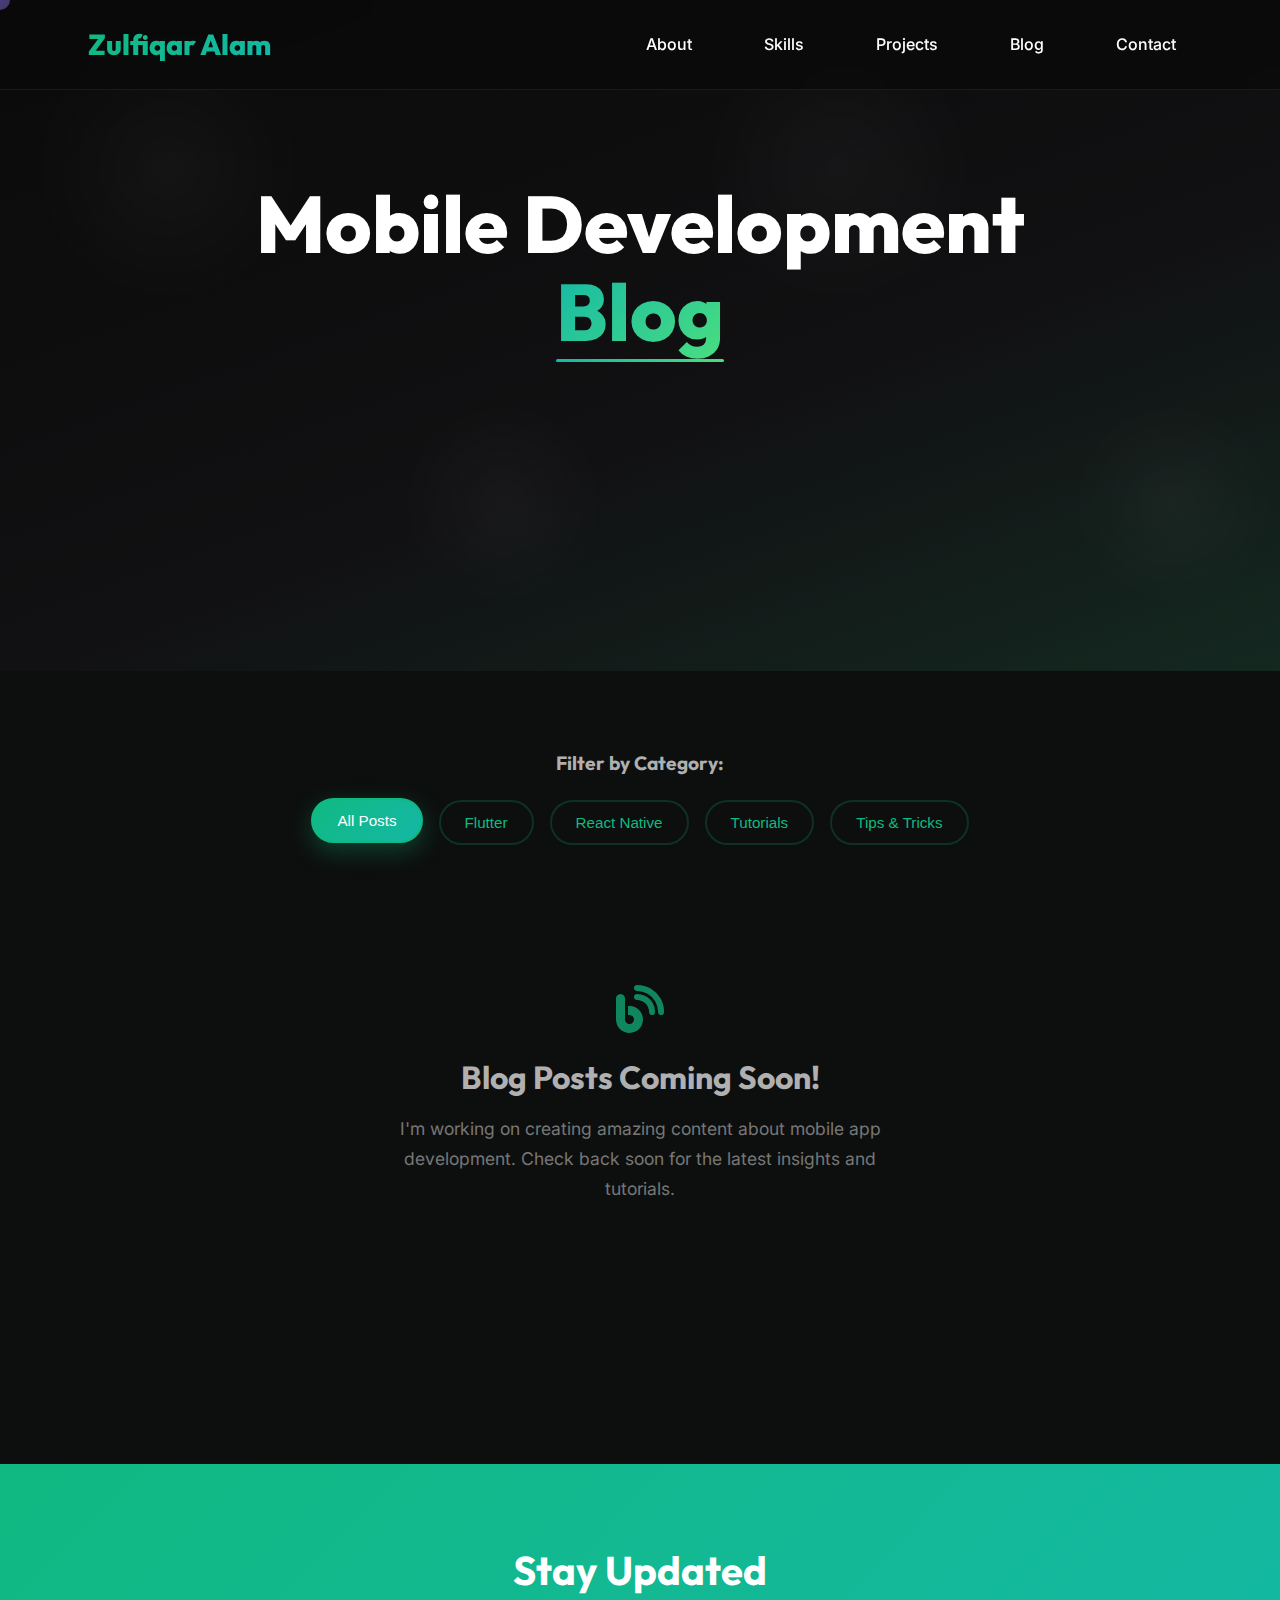
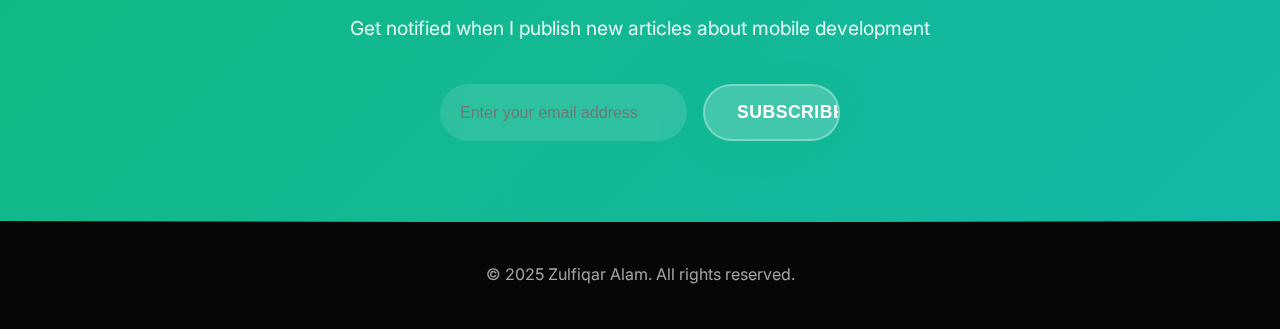
<file: blog/index.html>
<!DOCTYPE html>
<html lang="en">
<head>
    <meta charset="UTF-8">
    <meta name="viewport" content="width=device-width, initial-scale=1.0">
    
    <!-- Primary Meta Tags -->
    <title>Blog | Zulfiqar Alam - Mobile Development Insights</title>
    <meta name="title" content="Blog | Zulfiqar Alam - Mobile Development Insights">
    <meta name="description" content="Read the latest insights on Flutter, React Native, and mobile app development from Zulfiqar Alam. Tutorials, tips, and industry trends for mobile developers.">
    <meta name="keywords" content="Flutter Blog, React Native Blog, Mobile Development Blog, Zulfiqar Alam Blog, Mobile App Development Tips, Cross-platform Development">
    <meta name="robots" content="index, follow">
    <meta name="author" content="Zulfiqar Alam">
    
    <!-- Open Graph / Facebook -->
    <meta property="og:type" content="website">
    <meta property="og:url" content="https://zulfiqaralam18.github.io/blog/">
    <meta property="og:title" content="Blog | Zulfiqar Alam - Mobile Development Insights">
    <meta property="og:description" content="Read the latest insights on Flutter, React Native, and mobile app development from Zulfiqar Alam.">
    <meta property="og:image" content="https://zulfiqaralam18.github.io/images/profile_Pic.jpeg">
    
    <!-- Twitter -->
    <meta property="twitter:card" content="summary_large_image">
    <meta property="twitter:url" content="https://zulfiqaralam18.github.io/blog/">
    <meta property="twitter:title" content="Blog | Zulfiqar Alam - Mobile Development Insights">
    <meta property="twitter:description" content="Read the latest insights on Flutter, React Native, and mobile app development from Zulfiqar Alam.">
    <meta property="twitter:image" content="https://zulfiqaralam18.github.io/images/profile_Pic.jpeg">
    
    <!-- Canonical URL -->
    <link rel="canonical" href="https://zulfiqaralam18.github.io/blog/">
    
    <!-- External Resources -->
    <link rel="stylesheet" href="https://cdnjs.cloudflare.com/ajax/libs/font-awesome/6.4.0/css/all.min.css">
    <link rel="stylesheet" href="../style.css">
    <link rel="preconnect" href="https://fonts.googleapis.com">
    <link rel="preconnect" href="https://fonts.gstatic.com" crossorigin>
    
    <!-- JSON-LD Structured Data -->
    <script type="application/ld+json">
    {
      "@context": "https://schema.org",
      "@type": "Blog",
      "name": "Zulfiqar Alam Mobile Development Blog",
      "description": "Insights on Flutter, React Native, and mobile app development",
      "url": "https://zulfiqaralam18.github.io/blog/",
      "author": {
        "@type": "Person",
        "name": "Zulfiqar Alam",
        "url": "https://zulfiqaralam18.github.io/"
      },
      "publisher": {
        "@type": "Person",
        "name": "Zulfiqar Alam"
      }
    }
    </script>
</head>
<body>
    <!-- Navigation -->
    <nav class="navbar">
        <div class="container">
            <div class="nav-container">
                <a href="../" class="logo">Zulfiqar Alam</a>
                <div class="desktop-menu">
                    <a href="../#about">About</a>
                    <a href="../#skills">Skills</a>
                    <a href="../#projects">Projects</a>
                    <a href="../#blog">Blog</a>
                    <a href="../#contact">Contact</a>
                </div>
                <button class="mobile-menu-toggle" id="menuToggle">
                    <i class="fas fa-bars"></i>
                </button>
            </div>
            <div class="mobile-menu" id="mobileMenu">
                <a href="../#about">About</a>
                <a href="../#skills">Skills</a>
                <a href="../#projects">Projects</a>
                <a href="../#blog">Blog</a>
                <a href="../#contact">Contact</a>
            </div>
        </div>
    </nav>

    <!-- Blog Hero Section -->
    <section class="hero blog-hero">
        <div class="container">
            <div class="hero-content">
                <div class="hero-text">
                    <h1>Mobile Development <span class="highlight">Blog</span></h1>
                    <h2>Insights, Tutorials & Industry Trends</h2>
                    <p>Discover the latest in Flutter, React Native, and cross-platform mobile development through detailed tutorials and expert insights.</p>
                </div>
            </div>
        </div>
    </section>

    <!-- Blog Posts Section -->
    <section class="blog-section" style="padding-top: 80px;">
        <div class="container">
            <div class="blog-filters">
                <h3>Filter by Category:</h3>
                <div class="filter-buttons">
                    <button class="filter-btn active" data-filter="all">All Posts</button>
                    <button class="filter-btn" data-filter="flutter">Flutter</button>
                    <button class="filter-btn" data-filter="react-native">React Native</button>
                    <button class="filter-btn" data-filter="tutorial">Tutorials</button>
                    <button class="filter-btn" data-filter="tips">Tips & Tricks</button>
                </div>
            </div>

            <div class="blog-grid" id="blogGrid">
                <!-- Blog posts will be dynamically loaded here -->
                <div class="blog-placeholder">
                    <i class="fas fa-blog fa-3x"></i>
                    <h3>Blog Posts Coming Soon!</h3>
                    <p>I'm working on creating amazing content about mobile app development. Check back soon for the latest insights and tutorials.</p>
                </div>
            </div>
        </div>
    </section>

    <!-- Newsletter Signup -->
    <section class="newsletter-section">
        <div class="container">
            <div class="newsletter-content">
                <h2>Stay Updated</h2>
                <p>Get notified when I publish new articles about mobile development</p>
                <form class="newsletter-form">
                    <input type="email" placeholder="Enter your email address" required>
                    <button type="submit" class="btn">Subscribe</button>
                </form>
            </div>
        </div>
    </section>

    <!-- Footer -->
    <footer class="footer">
        <div class="container">
            <p>&copy; 2025 Zulfiqar Alam. All rights reserved.</p>
        </div>
    </footer>

    <script src="../script.js"></script>
    <script>
        // Blog filtering functionality
        document.addEventListener('DOMContentLoaded', function() {
            const filterButtons = document.querySelectorAll('.filter-btn');
            const blogGrid = document.getElementById('blogGrid');
            
            filterButtons.forEach(button => {
                button.addEventListener('click', function() {
                    // Update active button
                    filterButtons.forEach(btn => btn.classList.remove('active'));
                    this.classList.add('active');
                    
                    // Filter logic would go here when you have actual blog posts
                    const filter = this.getAttribute('data-filter');
                    console.log('Filtering by:', filter);
                });
            });
        });
    </script>
</body>
</html>
</file>
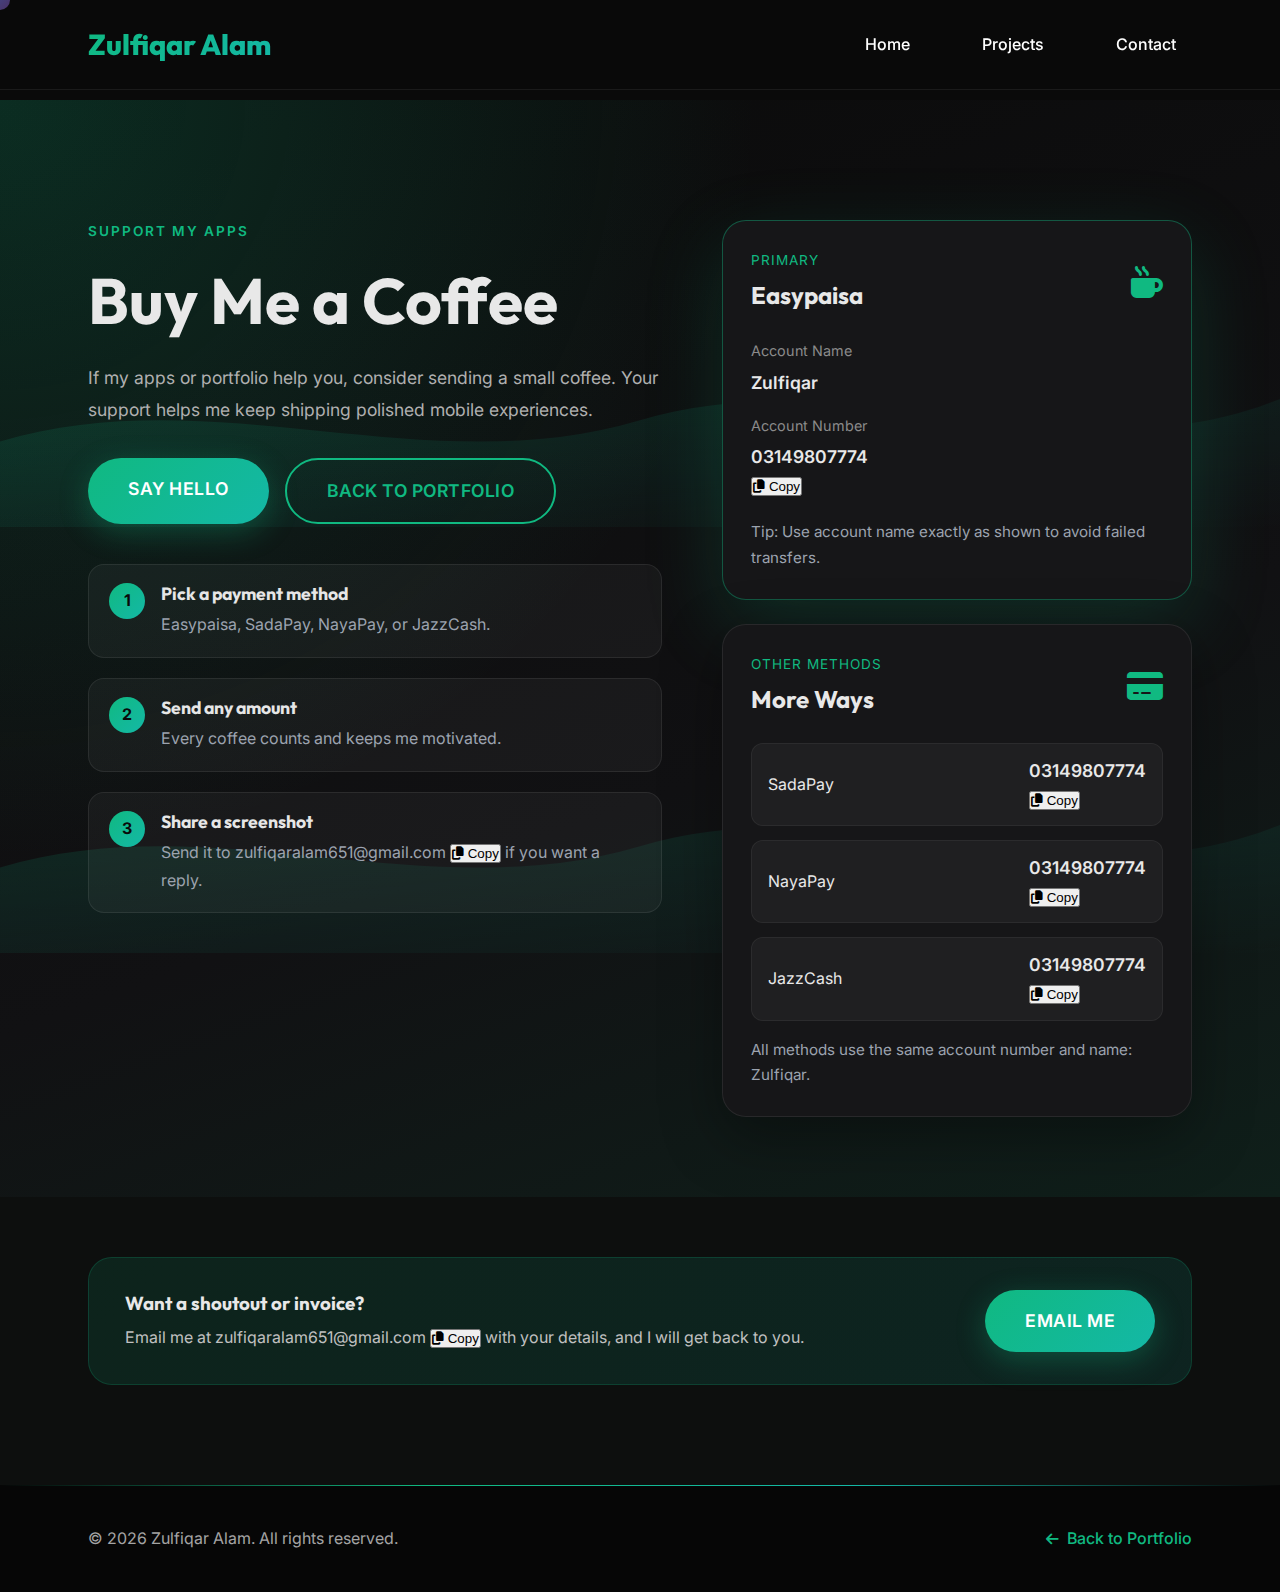
<file: buy-me-a-coffee.html>
<!doctype html>
<html lang="en">
  <head>
    <meta charset="UTF-8" />
    <meta name="viewport" content="width=device-width, initial-scale=1.0" />

    <title>Buy Me a Coffee | Zulfiqar Alam</title>
    <meta
      name="description"
      content="Support Zulfiqar Alam's mobile app work with a coffee. Use Easypaisa, SadaPay, NayaPay, or JazzCash."
    />
    <meta name="robots" content="index, follow" />
    <meta name="author" content="Zulfiqar Alam" />

    <meta property="og:type" content="website" />
    <meta
      property="og:title"
      content="Buy Me a Coffee | Zulfiqar Alam"
    />
    <meta
      property="og:description"
      content="Support my apps and portfolio with a coffee."
    />
    <meta
      property="og:url"
      content="https://zulfiqaralam18.github.io/buy-me-a-coffee.html"
    />
    <meta
      property="og:image"
      content="https://zulfiqaralam18.github.io/images/croped.jpeg"
    />

    <link
      rel="stylesheet"
      href="https://cdnjs.cloudflare.com/ajax/libs/font-awesome/6.4.0/css/all.min.css"
    />
    <link rel="stylesheet" href="style.css" />
    <link rel="preconnect" href="https://fonts.googleapis.com" />
    <link rel="preconnect" href="https://fonts.gstatic.com" crossorigin />

    <link
      rel="canonical"
      href="https://zulfiqaralam18.github.io/buy-me-a-coffee.html"
    />

    <!-- Favicon -->
    <link rel="icon" href="images/croped.jpeg" />
    <link rel="apple-touch-icon" href="images/croped.jpeg" />
  </head>
  <body>
    <nav class="navbar">
      <div class="container">
        <div class="nav-container">
          <a href="index.html" class="logo">Zulfiqar Alam</a>
          <div class="desktop-menu">
            <a href="index.html">Home</a>
            <a href="index.html#projects">Projects</a>
            <a href="index.html#contact">Contact</a>
          </div>
          <button class="mobile-menu-toggle" id="menuToggle">
            <i class="fas fa-bars"></i>
          </button>
        </div>
        <div class="mobile-menu" id="mobileMenu">
          <a href="index.html">Home</a>
          <a href="index.html#projects">Projects</a>
          <a href="index.html#contact">Contact</a>
        </div>
      </div>
    </nav>

    <main class="coffee-page">
      <section class="coffee-hero">
        <div class="container coffee-layout">
          <div class="coffee-content">
            <p class="coffee-eyebrow">Support My Apps</p>
            <h1>Buy Me a Coffee</h1>
            <p class="coffee-lead">
              If my apps or portfolio help you, consider sending a small coffee.
              Your support helps me keep shipping polished mobile experiences.
            </p>
            <div class="coffee-actions">
              <a href="index.html#contact" class="btn">Say Hello</a>
              <a href="index.html" class="btn-outline">Back to Portfolio</a>
            </div>
            <div class="coffee-steps">
              <div class="coffee-step">
                <span class="step-number">1</span>
                <div>
                  <h3>Pick a payment method</h3>
                  <p>Easypaisa, SadaPay, NayaPay, or JazzCash.</p>
                </div>
              </div>
              <div class="coffee-step">
                <span class="step-number">2</span>
                <div>
                  <h3>Send any amount</h3>
                  <p>Every coffee counts and keeps me motivated.</p>
                </div>
              </div>
              <div class="coffee-step">
                <span class="step-number">3</span>
                <div>
                  <h3>Share a screenshot</h3>
                  <p>
                    Send it to
                    <span class="copy-inline">
                      <span class="copy-value">zulfiqaralam651@gmail.com</span>
                      <button
                        class="copy-btn copy-btn--small"
                        type="button"
                        data-copy="zulfiqaralam651@gmail.com"
                        aria-label="Copy email address"
                      >
                        <i class="fas fa-copy"></i> Copy
                      </button>
                    </span>
                    if you want a reply.
                  </p>
                </div>
              </div>
            </div>
          </div>

          <div class="coffee-cards">
            <article class="coffee-card coffee-highlight">
              <div class="coffee-card-head">
                <div>
                  <p class="coffee-tag">Primary</p>
                  <h2>Easypaisa</h2>
                </div>
                <i class="fas fa-mug-hot"></i>
              </div>
              <div class="coffee-details">
                <div>
                  <span class="coffee-label">Account Name</span>
                  <span class="coffee-value">Zulfiqar</span>
                </div>
                <div>
                  <span class="coffee-label">Account Number</span>
                  <div class="copy-field">
                    <span class="coffee-value">03149807774</span>
                    <button
                      class="copy-btn copy-btn--small"
                      type="button"
                      data-copy="03149807774"
                      aria-label="Copy Easypaisa account number"
                    >
                      <i class="fas fa-copy"></i> Copy
                    </button>
                  </div>
                </div>
              </div>
              <p class="coffee-note">
                Tip: Use account name exactly as shown to avoid failed transfers.
              </p>
            </article>

            <article class="coffee-card">
              <div class="coffee-card-head">
                <div>
                  <p class="coffee-tag">Other Methods</p>
                  <h2>More Ways</h2>
                </div>
                <i class="fas fa-credit-card"></i>
              </div>
              <div class="coffee-list">
                <div class="coffee-list-item">
                  <span>SadaPay</span>
                  <div class="copy-field">
                    <span class="coffee-value">03149807774</span>
                    <button
                      class="copy-btn copy-btn--small"
                      type="button"
                      data-copy="03149807774"
                      aria-label="Copy SadaPay account number"
                    >
                      <i class="fas fa-copy"></i> Copy
                    </button>
                  </div>
                </div>
                <div class="coffee-list-item">
                  <span>NayaPay</span>
                  <div class="copy-field">
                    <span class="coffee-value">03149807774</span>
                    <button
                      class="copy-btn copy-btn--small"
                      type="button"
                      data-copy="03149807774"
                      aria-label="Copy NayaPay account number"
                    >
                      <i class="fas fa-copy"></i> Copy
                    </button>
                  </div>
                </div>
                <div class="coffee-list-item">
                  <span>JazzCash</span>
                  <div class="copy-field">
                    <span class="coffee-value">03149807774</span>
                    <button
                      class="copy-btn copy-btn--small"
                      type="button"
                      data-copy="03149807774"
                      aria-label="Copy JazzCash account number"
                    >
                      <i class="fas fa-copy"></i> Copy
                    </button>
                  </div>
                </div>
              </div>
              <p class="coffee-note">
                All methods use the same account number and name: Zulfiqar.
              </p>
            </article>
          </div>
        </div>
      </section>

      <section class="coffee-footer">
        <div class="container">
          <div class="coffee-footer-card">
            <div>
              <h3>Want a shoutout or invoice?</h3>
              <p>
                Email me at
                <span class="copy-inline">
                  <span class="copy-value">zulfiqaralam651@gmail.com</span>
                  <button
                    class="copy-btn copy-btn--small"
                    type="button"
                    data-copy="zulfiqaralam651@gmail.com"
                    aria-label="Copy email address"
                  >
                    <i class="fas fa-copy"></i> Copy
                  </button>
                </span>
                with your details, and I will get back to you.
              </p>
            </div>
            <a href="mailto:zulfiqaralam651@gmail.com" class="btn">
              Email Me
            </a>
          </div>
        </div>
      </section>
    </main>

    <footer class="footer">
      <div class="container">
        <div class="footer-content">
          <p>&copy; 2026 Zulfiqar Alam. All rights reserved.</p>
          <a href="index.html" class="footer-resume">
            <i class="fas fa-arrow-left"></i> Back to Portfolio
          </a>
        </div>
      </div>
    </footer>

    <script src="script.js"></script>
  </body>
</html>
</file>
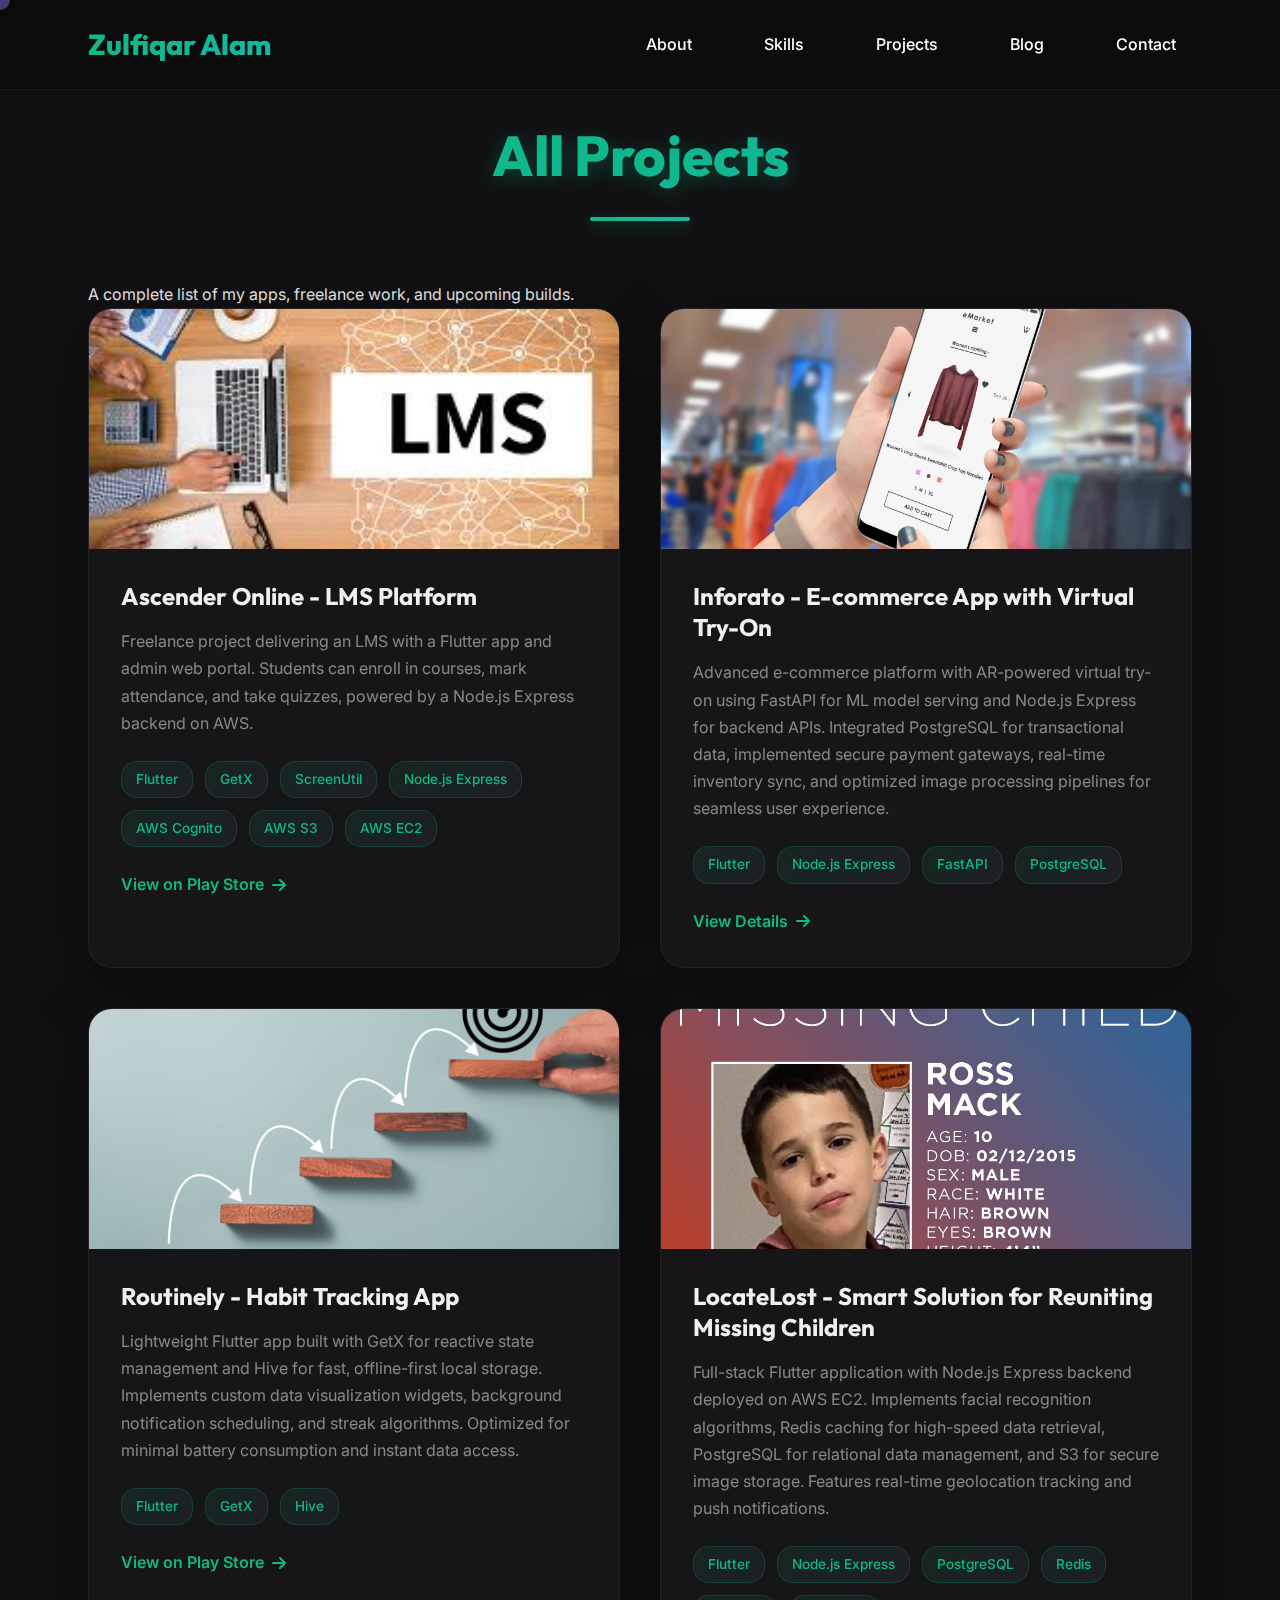
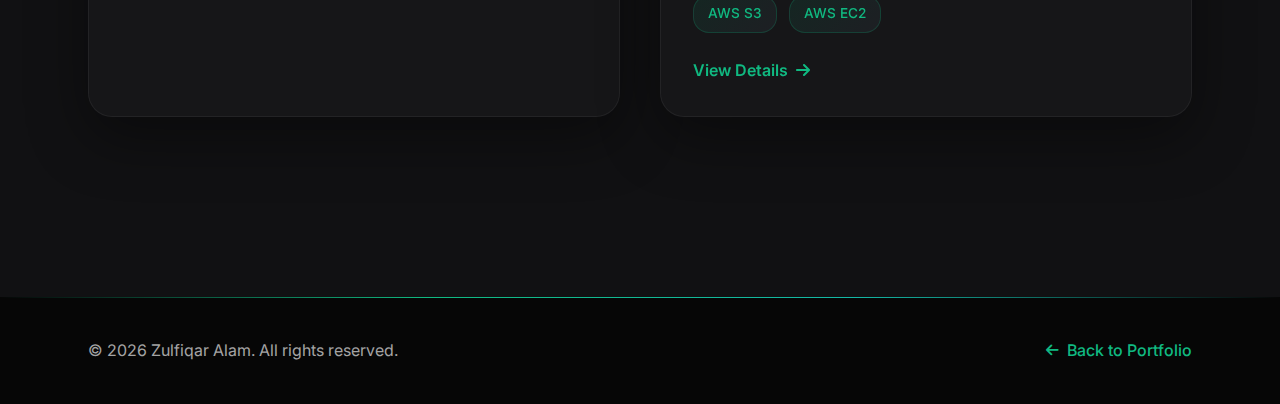
<file: projects.html>
<!doctype html>
<html lang="en">
  <head>
    <meta charset="UTF-8" />
    <meta name="viewport" content="width=device-width, initial-scale=1.0" />

    <title>Projects | Zulfiqar Alam</title>
    <meta
      name="description"
      content="All projects by Zulfiqar Alam, including mobile apps and full-stack solutions."
    />
    <meta name="robots" content="index, follow" />
    <meta name="author" content="Zulfiqar Alam" />

    <meta property="og:type" content="website" />
    <meta property="og:title" content="Projects | Zulfiqar Alam" />
    <meta
      property="og:description"
      content="Explore all featured and future projects by Zulfiqar Alam."
    />
    <meta
      property="og:url"
      content="https://zulfiqaralam18.github.io/projects.html"
    />
    <meta
      property="og:image"
      content="https://zulfiqaralam18.github.io/images/croped.jpeg"
    />

    <link
      rel="stylesheet"
      href="https://cdnjs.cloudflare.com/ajax/libs/font-awesome/6.4.0/css/all.min.css"
    />
    <link rel="stylesheet" href="style.css" />
    <link rel="preconnect" href="https://fonts.googleapis.com" />
    <link rel="preconnect" href="https://fonts.gstatic.com" crossorigin />

    <link
      rel="canonical"
      href="https://zulfiqaralam18.github.io/projects.html"
    />

    <!-- Favicon -->
    <link rel="icon" href="images/croped.jpeg" />
    <link rel="apple-touch-icon" href="images/croped.jpeg" />
  </head>
  <body>
    <nav class="navbar">
      <div class="container">
        <div class="nav-container">
          <a href="index.html" class="logo">Zulfiqar Alam</a>
          <div class="desktop-menu">
            <a href="index.html#about">About</a>
            <a href="index.html#skills">Skills</a>
            <a href="projects.html">Projects</a>
            <a href="index.html#blog">Blog</a>
            <a href="index.html#contact">Contact</a>
          </div>
          <button class="mobile-menu-toggle" id="menuToggle">
            <i class="fas fa-bars"></i>
          </button>
        </div>
        <div class="mobile-menu" id="mobileMenu">
          <a href="index.html#about">About</a>
          <a href="index.html#skills">Skills</a>
          <a href="projects.html">Projects</a>
          <a href="index.html#blog">Blog</a>
          <a href="index.html#contact">Contact</a>
        </div>
      </div>
    </nav>

    <main class="projects-page">
      <section class="projects-section" itemscope itemtype="https://schema.org/CreativeWork">
        <div class="container">
          <h1 class="section-title">All Projects</h1>
          <p class="section-subtitle">
            A complete list of my apps, freelance work, and upcoming builds.
          </p>

          <div class="projects-grid">
            <article
              class="project-card"
              itemscope
              itemtype="https://schema.org/SoftwareApplication"
            >
              <div class="project-image">
                <img
                  src="images/lms.jpeg"
                  alt="Ascender Online learning management system interface"
                  itemprop="image"
                />
              </div>
              <div class="project-details">
                <h3 itemprop="name">Ascender Online - LMS Platform</h3>
                <p itemprop="description">
                  Freelance project delivering an LMS with a Flutter app and
                  admin web portal. Students can enroll in courses, mark
                  attendance, and take quizzes, powered by a Node.js Express
                  backend on AWS.
                </p>
                <div class="project-tech" itemprop="programmingLanguage">
                  <span>Flutter</span>
                  <span>GetX</span>
                  <span>ScreenUtil</span>
                  <span>Node.js Express</span>
                  <span>AWS Cognito</span>
                  <span>AWS S3</span>
                  <span>AWS EC2</span>
                </div>
                <a
                  href="https://play.google.com/store/apps/details?id=com.ascenders.online"
                  class="project-link"
                  itemprop="url"
                  rel="noopener noreferrer"
                  target="_blank"
                  >View on Play Store <i class="fas fa-arrow-right"></i
                ></a>
              </div>
            </article>

            <article
              class="project-card"
              itemscope
              itemtype="https://schema.org/SoftwareApplication"
            >
              <div class="project-image">
                <img
                  src="images/app1.webp"
                  alt="Inforato E-commerce mobile application interface"
                  itemprop="image"
                />
              </div>
              <div class="project-details">
                <h3 itemprop="name">
                  Inforato - E-commerce App with Virtual Try-On
                </h3>
                <p itemprop="description">
                  Advanced e-commerce platform with AR-powered virtual try-on
                  using FastAPI for ML model serving and Node.js Express for
                  backend APIs. Integrated PostgreSQL for transactional data,
                  implemented secure payment gateways, real-time inventory sync,
                  and optimized image processing pipelines for seamless user
                  experience.
                </p>
                <div class="project-tech" itemprop="programmingLanguage">
                  <span>Flutter</span>
                  <span>Node.js Express</span>
                  <span>FastAPI</span>
                  <span>PostgreSQL</span>
                </div>
                <a href="#" class="project-link" itemprop="url"
                  >View Details <i class="fas fa-arrow-right"></i
                ></a>
              </div>
            </article>

            <article
              class="project-card"
              itemscope
              itemtype="https://schema.org/SoftwareApplication"
            >
              <div class="project-image">
                <img
                  src="images/productivity.jpg"
                  alt="Routinely habit tracking application interface"
                  itemprop="image"
                />
              </div>
              <div class="project-details">
                <h3 itemprop="name">Routinely - Habit Tracking App</h3>
                <p itemprop="description">
                  Lightweight Flutter app built with GetX for reactive state
                  management and Hive for fast, offline-first local storage.
                  Implements custom data visualization widgets, background
                  notification scheduling, and streak algorithms. Optimized for
                  minimal battery consumption and instant data access.
                </p>
                <div class="project-tech" itemprop="programmingLanguage">
                  <span>Flutter</span>
                  <span>GetX</span>
                  <span>Hive</span>
                </div>
                <a
                  href="https://play.google.com/store/apps/details?id=com.zulfi.routinely"
                  class="project-link"
                  itemprop="url"
                  rel="noopener noreferrer"
                  target="_blank"
                  >View on Play Store <i class="fas fa-arrow-right"></i
                ></a>
              </div>
            </article>

            <article
              class="project-card"
              itemscope
              itemtype="https://schema.org/SoftwareApplication"
            >
              <div class="project-image">
                <img
                  src="images/missing_child.jpeg"
                  alt="LocateLost missing children reunification application interface"
                  itemprop="image"
                />
              </div>
              <div class="project-details">
                <h3 itemprop="name">
                  LocateLost - Smart Solution for Reuniting Missing Children
                </h3>
                <p itemprop="description">
                  Full-stack Flutter application with Node.js Express backend
                  deployed on AWS EC2. Implements facial recognition algorithms,
                  Redis caching for high-speed data retrieval, PostgreSQL for
                  relational data management, and S3 for secure image storage.
                  Features real-time geolocation tracking and push notifications.
                </p>
                <div class="project-tech" itemprop="programmingLanguage">
                  <span>Flutter</span>
                  <span>Node.js Express</span>
                  <span>PostgreSQL</span>
                  <span>Redis</span>
                  <span>AWS S3</span>
                  <span>AWS EC2</span>
                </div>
                <a href="#" class="project-link" itemprop="url"
                  >View Details <i class="fas fa-arrow-right"></i
                ></a>
              </div>
            </article>
          </div>
        </div>
      </section>
    </main>

    <footer class="footer">
      <div class="container">
        <div class="footer-content">
          <p>&copy; 2026 Zulfiqar Alam. All rights reserved.</p>
          <a href="index.html" class="footer-resume">
            <i class="fas fa-arrow-left"></i> Back to Portfolio
          </a>
        </div>
      </div>
    </footer>

    <script src="script.js"></script>
  </body>
</html>
</file>
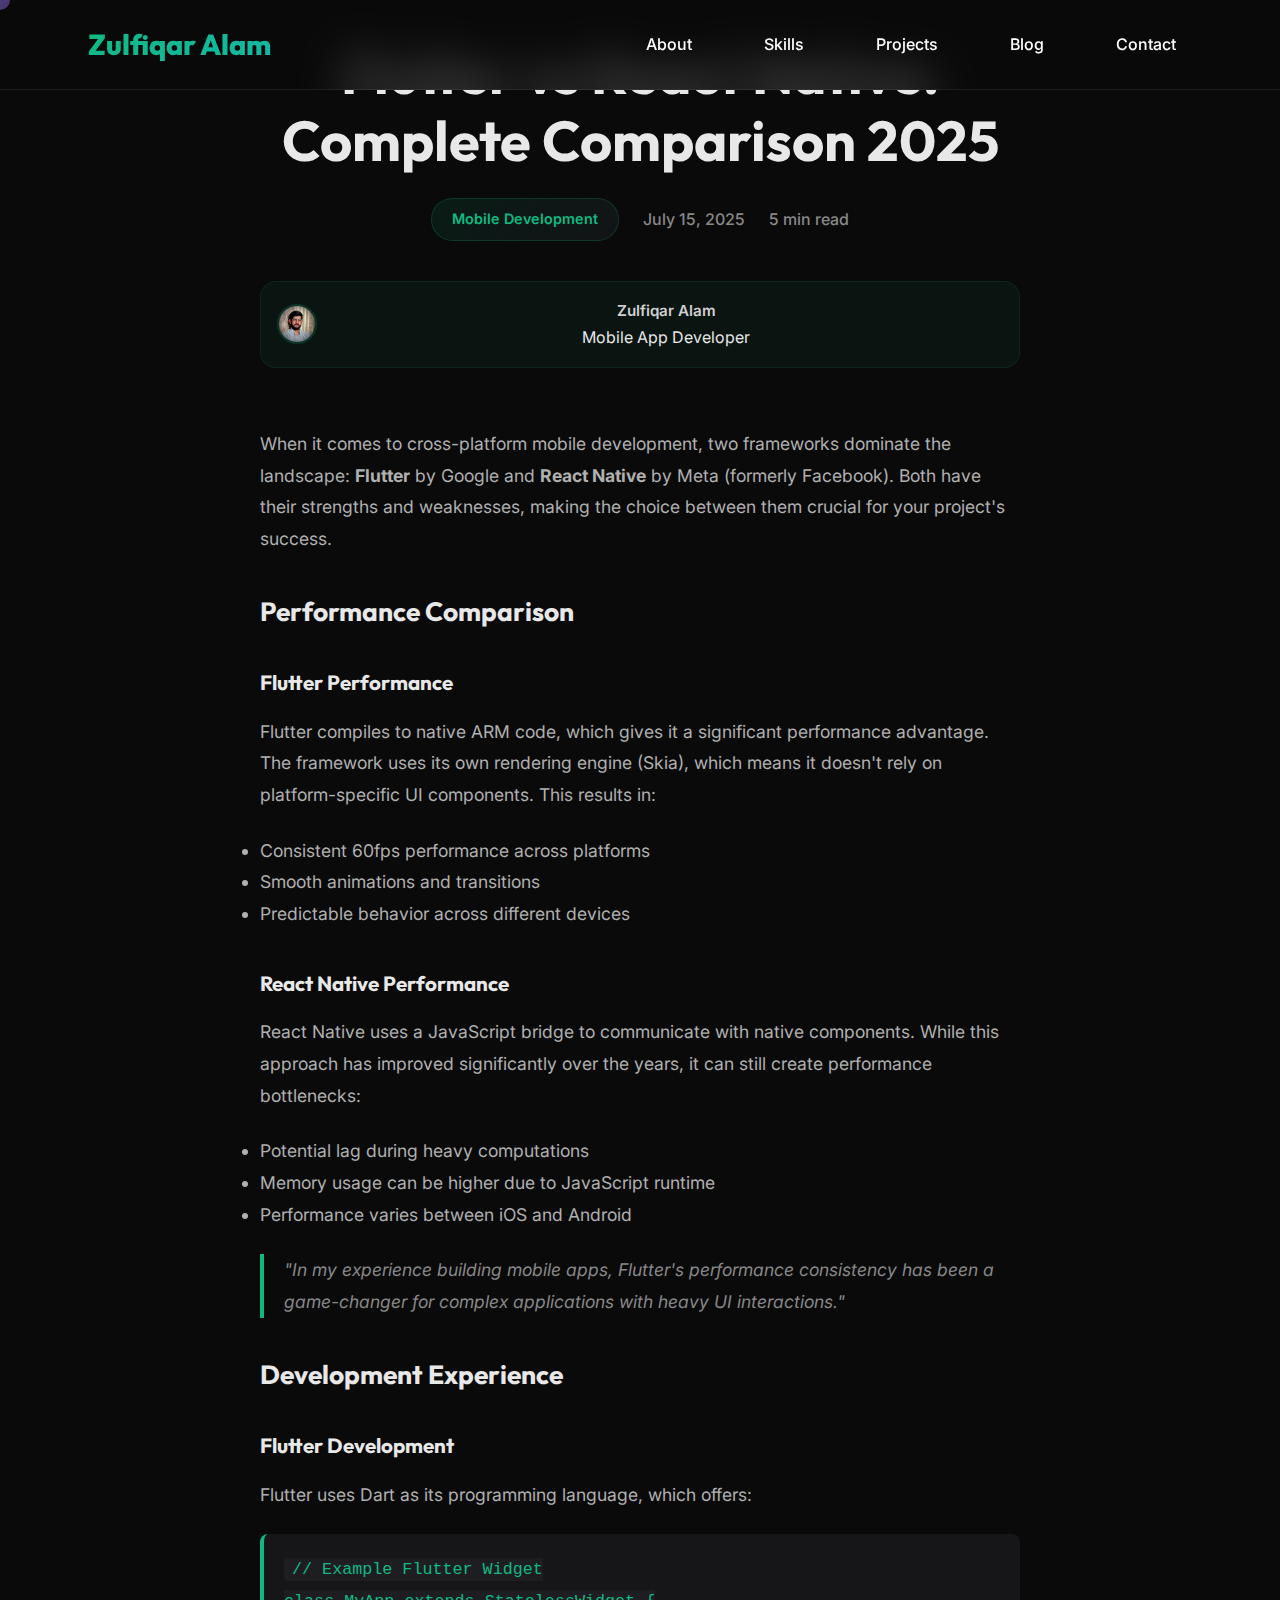
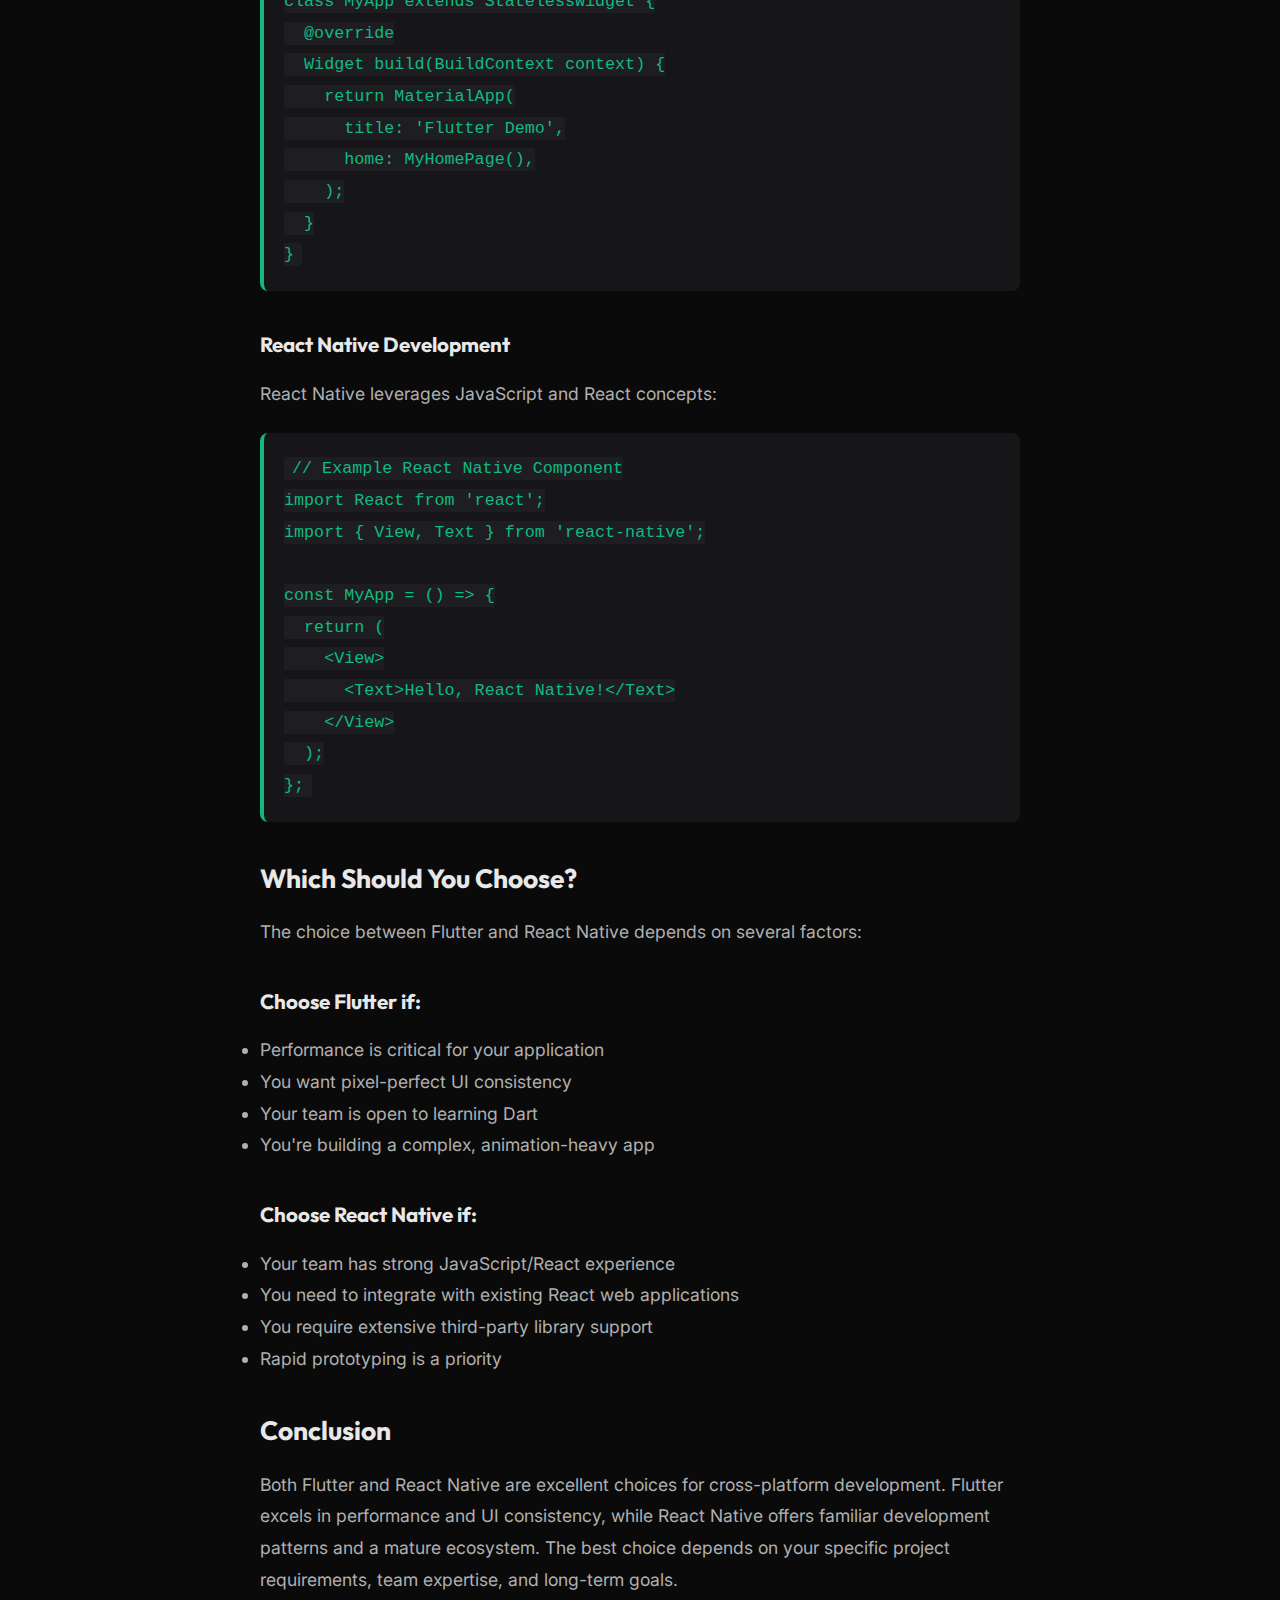
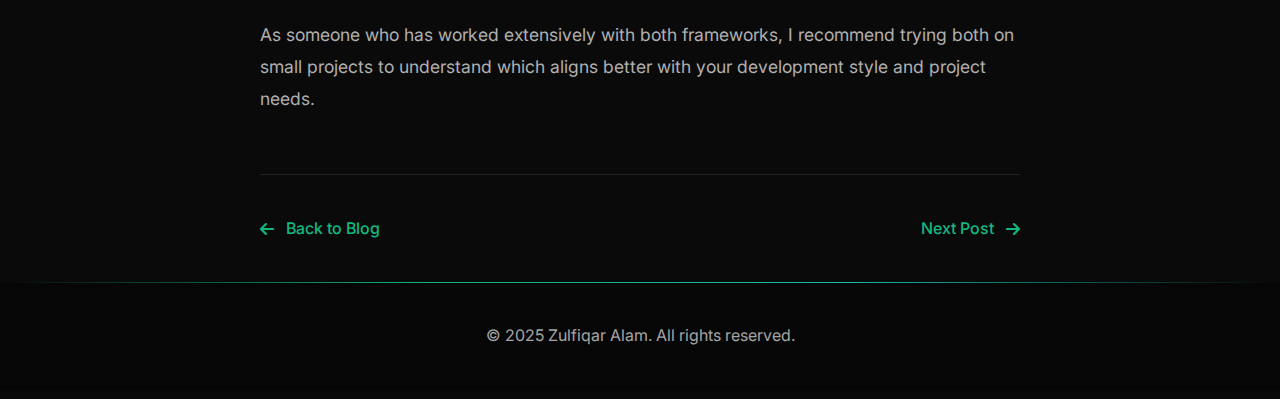
<file: blog/flutter-vs-react-native-2025.html>
<!DOCTYPE html>
<html lang="en">
<head>
    <meta charset="UTF-8">
    <meta name="viewport" content="width=device-width, initial-scale=1.0">
    
    <!-- Primary Meta Tags -->
    <title>Flutter vs React Native: Complete Comparison 2025 | Zulfiqar Alam</title>
    <meta name="title" content="Flutter vs React Native: Complete Comparison 2025 | Zulfiqar Alam">
    <meta name="description" content="A comprehensive comparison of Flutter and React Native frameworks in 2025. Learn the pros, cons, performance differences, and which to choose for your next mobile project.">
    <meta name="keywords" content="Flutter vs React Native, Cross-platform Development, Mobile App Development, Flutter Performance, React Native Performance, Mobile Framework Comparison">
    <meta name="robots" content="index, follow">
    <meta name="author" content="Zulfiqar Alam">
    
    <!-- Open Graph / Facebook -->
    <meta property="og:type" content="article">
    <meta property="og:url" content="https://zulfiqaralam18.github.io/blog/flutter-vs-react-native-2025.html">
    <meta property="og:title" content="Flutter vs React Native: Complete Comparison 2025">
    <meta property="og:description" content="A comprehensive comparison of Flutter and React Native frameworks in 2025.">
    <meta property="og:image" content="https://zulfiqaralam18.github.io/images/blog1.jpg">
    <meta property="article:author" content="Zulfiqar Alam">
    <meta property="article:published_time" content="2025-07-15T00:00:00Z">
    
    <!-- Twitter -->
    <meta property="twitter:card" content="summary_large_image">
    <meta property="twitter:url" content="https://zulfiqaralam18.github.io/blog/flutter-vs-react-native-2025.html">
    <meta property="twitter:title" content="Flutter vs React Native: Complete Comparison 2025">
    <meta property="twitter:description" content="A comprehensive comparison of Flutter and React Native frameworks in 2025.">
    <meta property="twitter:image" content="https://zulfiqaralam18.github.io/images/blog1.jpg">
    
    <!-- Canonical URL -->
    <link rel="canonical" href="https://zulfiqaralam18.github.io/blog/flutter-vs-react-native-2025.html">
    
    <!-- External Resources -->
    <link rel="stylesheet" href="https://cdnjs.cloudflare.com/ajax/libs/font-awesome/6.4.0/css/all.min.css">
    <link rel="stylesheet" href="../style.css">
    <link rel="preconnect" href="https://fonts.googleapis.com">
    <link rel="preconnect" href="https://fonts.gstatic.com" crossorigin>
    
    <!-- JSON-LD Structured Data -->
    <script type="application/ld+json">
    {
      "@context": "https://schema.org",
      "@type": "BlogPosting",
      "headline": "Flutter vs React Native: Complete Comparison 2025",
      "description": "A comprehensive comparison of Flutter and React Native frameworks in 2025.",
      "image": "https://zulfiqaralam18.github.io/images/blog1.jpg",
      "author": {
        "@type": "Person",
        "name": "Zulfiqar Alam",
        "url": "https://zulfiqaralam18.github.io/"
      },
      "publisher": {
        "@type": "Person",
        "name": "Zulfiqar Alam"
      },
      "datePublished": "2025-07-15",
      "dateModified": "2025-07-15",
      "mainEntityOfPage": {
        "@type": "WebPage",
        "@id": "https://zulfiqaralam18.github.io/blog/flutter-vs-react-native-2025.html"
      },
      "wordCount": "1200",
      "keywords": ["Flutter", "React Native", "Cross-platform", "Mobile Development"],
      "articleSection": "Mobile Development"
    }
    </script>
</head>
<body>
    <!-- Navigation -->
    <nav class="navbar">
        <div class="container">
            <div class="nav-container">
                <a href="../" class="logo">Zulfiqar Alam</a>
                <div class="desktop-menu">
                    <a href="../#about">About</a>
                    <a href="../#skills">Skills</a>
                    <a href="../#projects">Projects</a>
                    <a href="../#blog">Blog</a>
                    <a href="../#contact">Contact</a>
                </div>
                <button class="mobile-menu-toggle" id="menuToggle">
                    <i class="fas fa-bars"></i>
                </button>
            </div>
        </div>
    </nav>

    <!-- Blog Post Content -->
    <article class="blog-post-content" itemscope itemtype="https://schema.org/BlogPosting">
        <header class="blog-post-header">
            <h1 itemprop="headline">Flutter vs React Native: Complete Comparison 2025</h1>
            
            <div class="blog-post-meta">
                <span class="blog-post-category">Mobile Development</span>
                <time class="blog-post-date" itemprop="datePublished" datetime="2025-07-15">July 15, 2025</time>
                <span class="blog-post-reading-time">5 min read</span>
            </div>
            
            <div class="blog-author" itemprop="author" itemscope itemtype="https://schema.org/Person">
                <img src="../images/croped.jpeg" alt="Zulfiqar Alam" class="author-avatar">
                <div class="author-info">
                    <span class="author-name" itemprop="name">Zulfiqar Alam</span>
                    <span class="author-title">Mobile App Developer</span>
                </div>
            </div>
        </header>

        <div class="blog-post-body" itemprop="articleBody">
            <p>When it comes to cross-platform mobile development, two frameworks dominate the landscape: <strong>Flutter</strong> by Google and <strong>React Native</strong> by Meta (formerly Facebook). Both have their strengths and weaknesses, making the choice between them crucial for your project's success.</p>

            <h2>Performance Comparison</h2>
            
            <h3>Flutter Performance</h3>
            <p>Flutter compiles to native ARM code, which gives it a significant performance advantage. The framework uses its own rendering engine (Skia), which means it doesn't rely on platform-specific UI components. This results in:</p>
            
            <ul>
                <li>Consistent 60fps performance across platforms</li>
                <li>Smooth animations and transitions</li>
                <li>Predictable behavior across different devices</li>
            </ul>

            <h3>React Native Performance</h3>
            <p>React Native uses a JavaScript bridge to communicate with native components. While this approach has improved significantly over the years, it can still create performance bottlenecks:</p>
            
            <ul>
                <li>Potential lag during heavy computations</li>
                <li>Memory usage can be higher due to JavaScript runtime</li>
                <li>Performance varies between iOS and Android</li>
            </ul>

            <blockquote>
                "In my experience building mobile apps, Flutter's performance consistency has been a game-changer for complex applications with heavy UI interactions."
            </blockquote>

            <h2>Development Experience</h2>

            <h3>Flutter Development</h3>
            <p>Flutter uses Dart as its programming language, which offers:</p>
            
            <pre><code>// Example Flutter Widget
class MyApp extends StatelessWidget {
  @override
  Widget build(BuildContext context) {
    return MaterialApp(
      title: 'Flutter Demo',
      home: MyHomePage(),
    );
  }
}</code></pre>

            <h3>React Native Development</h3>
            <p>React Native leverages JavaScript and React concepts:</p>
            
            <pre><code>// Example React Native Component
import React from 'react';
import { View, Text } from 'react-native';

const MyApp = () => {
  return (
    &lt;View&gt;
      &lt;Text&gt;Hello, React Native!&lt;/Text&gt;
    &lt;/View&gt;
  );
};</code></pre>

            <h2>Which Should You Choose?</h2>

            <p>The choice between Flutter and React Native depends on several factors:</p>

            <h3>Choose Flutter if:</h3>
            <ul>
                <li>Performance is critical for your application</li>
                <li>You want pixel-perfect UI consistency</li>
                <li>Your team is open to learning Dart</li>
                <li>You're building a complex, animation-heavy app</li>
            </ul>

            <h3>Choose React Native if:</h3>
            <ul>
                <li>Your team has strong JavaScript/React experience</li>
                <li>You need to integrate with existing React web applications</li>
                <li>You require extensive third-party library support</li>
                <li>Rapid prototyping is a priority</li>
            </ul>

            <h2>Conclusion</h2>
            <p>Both Flutter and React Native are excellent choices for cross-platform development. Flutter excels in performance and UI consistency, while React Native offers familiar development patterns and a mature ecosystem. The best choice depends on your specific project requirements, team expertise, and long-term goals.</p>

            <p>As someone who has worked extensively with both frameworks, I recommend trying both on small projects to understand which aligns better with your development style and project needs.</p>
        </div>

        <nav class="blog-navigation">
            <a href="index.html" class="blog-nav-link prev">
                <i class="fas fa-arrow-left"></i>
                <span>Back to Blog</span>
            </a>
            <a href="essential-flutter-packages-2025.html" class="blog-nav-link next">
                <span>Next Post</span>
                <i class="fas fa-arrow-right"></i>
            </a>
        </nav>
    </article>

    <!-- Footer -->
    <footer class="footer">
        <div class="container">
            <p>&copy; 2025 Zulfiqar Alam. All rights reserved.</p>
        </div>
    </footer>

    <script src="../script.js"></script>
</body>
</html>
</file>
<file: style.css>
/* Import Google Fonts */
@import url('https://fonts.googleapis.com/css2?family=Inter:wght@300;400;500;600;700;800&family=Outfit:wght@300;400;500;600;700;800&display=swap');

/* Reset and Base Styles */
* {
    margin: 0;
    padding: 0;
    box-sizing: border-box;
}

body {
    font-family: 'Inter', -apple-system, BlinkMacSystemFont, 'Segoe UI', system-ui, sans-serif;
    line-height: 1.7;
    color: #e8e8e8;
    background: #0a0a0a;
    background-attachment: fixed;
    overflow-x: hidden;
}

.container {
    width: 90%;
    max-width: 1400px;
    margin: 0 auto;
    padding: 0 24px;
}

/* Typography */
h1, h2, h3, h4, h5, h6 {
    font-family: 'Outfit', sans-serif;
    font-weight: 700;
    margin-bottom: 16px;
    line-height: 1.3;
}

.section-title {
    text-align: center;
    font-size: clamp(2.5rem, 5vw, 3.5rem);
    font-weight: 800;
    margin-bottom: 60px;
    position: relative;
    background: linear-gradient(135deg, #10b981 0%, #14b8a6 100%);
    background-clip: text;
    -webkit-background-clip: text;
    -webkit-text-fill-color: transparent;
    text-shadow: 0 4px 20px rgba(16, 185, 129, 0.3);
}

.section-title::after {
    content: '';
    display: block;
    width: 100px;
    height: 4px;
    background: linear-gradient(90deg, #10b981, #14b8a6);
    margin: 24px auto 0;
    border-radius: 2px;
    box-shadow: 0 4px 15px rgba(16, 185, 129, 0.4);
}

/* Navigation */
.navbar {
    background: rgba(10, 10, 10, 0.75);
    backdrop-filter: blur(20px);
    -webkit-backdrop-filter: blur(20px);
    border-bottom: 1px solid rgba(255, 255, 255, 0.07);
    position: fixed;
    width: 100%;
    top: 0;
    z-index: 1000;
    transition: all 0.3s ease;
}

.navbar.scrolled {
    background: rgba(10, 10, 10, 0.97);
    backdrop-filter: blur(20px);
    box-shadow: 0 8px 32px rgba(0, 0, 0, 0.6);
}

.nav-container {
    display: flex;
    justify-content: space-between;
    align-items: center;
    padding: 20px 0;
}

.logo {
    font-family: 'Outfit', sans-serif;
    font-size: 1.8rem;
    font-weight: 800;
    background: linear-gradient(135deg, #10b981 0%, #14b8a6 100%);
    background-clip: text;
    -webkit-background-clip: text;
    -webkit-text-fill-color: transparent;
    text-decoration: none;
    transition: all 0.3s ease;
}

.logo:hover {
    transform: scale(1.05);
}

.desktop-menu {
    display: flex;
    gap: 40px;
}

.desktop-menu a {
    text-decoration: none;
    color: #fff;
    font-weight: 500;
    font-size: 1rem;
    position: relative;
    transition: all 0.3s ease;
    padding: 8px 16px;
    border-radius: 8px;
}

.desktop-menu a::before {
    content: '';
    position: absolute;
    bottom: -4px;
    left: 50%;
    width: 0;
    height: 2px;
    background: linear-gradient(90deg, #10b981, #14b8a6);
    transition: all 0.3s ease;
    transform: translateX(-50%);
}

.desktop-menu a:hover {
    color: #10b981;
    background: rgba(255, 255, 255, 0.1);
}

.desktop-menu a:hover::before {
    width: 100%;
}

.navbar.scrolled .desktop-menu a {
    color: #e0e0e0;
}

.navbar.scrolled .desktop-menu a:hover {
    color: #10b981;
}

.resume-link {
    background: linear-gradient(135deg, #10b981 0%, #14b8a6 100%) !important;
    color: #fff !important;
    padding: 10px 20px !important;
    border-radius: 8px;
    transition: all 0.3s ease;
    box-shadow: 0 2px 10px rgba(16, 185, 129, 0.3);
}

.resume-link:hover {
    transform: translateY(-2px) !important;
    box-shadow: 0 4px 15px rgba(16, 185, 129, 0.5) !important;
}

.resume-link i {
    margin-right: 6px;
}

.mobile-menu-toggle {
    background: linear-gradient(135deg, #10b981 0%, #14b8a6 100%);
    border: none;
    padding: 12px;
    border-radius: 8px;
    font-size: 1.2rem;
    color: #1a1a1a;
    cursor: pointer;
    display: none;
    transition: all 0.3s ease;
}

.mobile-menu-toggle:hover {
    transform: scale(1.1);
    box-shadow: 0 4px 15px rgba(16, 185, 129, 0.4);
}

.mobile-menu {
    display: none;
    flex-direction: column;
    padding: 24px 0;
    background: rgba(10, 10, 10, 0.97);
    backdrop-filter: blur(20px);
    border-radius: 12px;
    margin-top: 16px;
    gap: 8px;
    border: 1px solid rgba(255, 255, 255, 0.07);
}

.mobile-menu a {
    padding: 12px 20px;
    text-decoration: none;
    color: #fff;
    font-weight: 500;
    transition: all 0.3s ease;
    border-radius: 8px;
    margin: 0 16px;
}
.mobile-menu a:hover {
    background: rgba(255, 255, 255, 0.2);
    color: #10b981;
}

/* Hero Section */
.hero {
    background: linear-gradient(160deg, #0a0a0a 0%, #111113 60%, #142820 100%);
    color: #fff;
    padding: 180px 0 120px;
    position: relative;
    overflow: hidden;
    min-height: 100vh;
    display: flex;
    align-items: center;
}

.hero::before {
    content: '';
    position: absolute;
    top: 0;
    left: 0;
    right: 0;
    bottom: 0;
    background: url('data:image/svg+xml,<svg xmlns="http://www.w3.org/2000/svg" viewBox="0 0 1000 1000"><defs><radialGradient id="c" cx="50%" cy="50%" r="50%"><stop offset="0%" stop-color="%23ffffff" stop-opacity="0.1"/><stop offset="100%" stop-color="%23ffffff" stop-opacity="0"/></radialGradient></defs><circle cx="250" cy="250" r="200" fill="url(%23c)"/><circle cx="750" cy="750" r="150" fill="url(%23c)"/></svg>');
    opacity: 0.3;
    animation: float 20s ease-in-out infinite;
}

@keyframes float {
    0%, 100% { transform: translateY(0px) rotate(0deg); }
    50% { transform: translateY(-20px) rotate(5deg); }
}

.hero-content {
    display: flex;
    align-items: center;
    justify-content: space-between;
    gap: 80px;
    position: relative;
    z-index: 2;
}

.hero-text {
    flex: 1;
    max-width: 600px;
}

.hero-text h1 {
    font-size: clamp(3rem, 8vw, 5rem);
    line-height: 1.1;
    margin-bottom: 24px;
    font-weight: 800;
}

.highlight {
    background: linear-gradient(135deg, #14b8a6 0%, #4ade80 100%);
    background-clip: text;
    -webkit-background-clip: text;
    -webkit-text-fill-color: transparent;
    position: relative;
}

.highlight::after {
    content: '';
    position: absolute;
    bottom: 0;
    left: 0;
    width: 100%;
    height: 3px;
    background: linear-gradient(90deg, #14b8a6, #4ade80);
    border-radius: 2px;
}

.hero-text h2 {
    font-size: clamp(1.25rem, 3vw, 1.8rem);
    font-weight: 500;
    margin-bottom: 24px;
    opacity: 0.9;
}

.hero-text p {
    font-size: 1.2rem;
    margin-bottom: 40px;
    opacity: 0.8;
    line-height: 1.8;
}

.hero-buttons {
    display: flex;
    gap: 20px;
    flex-wrap: wrap;
}

.hero-image {
    flex: 1;
    text-align: center;
    position: relative;
}

.hero-image::before {
    content: '';
    position: absolute;
    top: 50%;
    left: 50%;
    width: 400px;
    height: 400px;
    background: linear-gradient(135deg, rgba(16, 185, 129, 0.18) 0%, rgba(20, 184, 166, 0.18) 100%);
    border-radius: 50%;
    transform: translate(-50%, -50%);
    animation: pulse 3s ease-in-out infinite;
}

@keyframes pulse {
    0%, 100% { transform: translate(-50%, -50%) scale(1); }
    50% { transform: translate(-50%, -50%) scale(1.1); }
}

.hero-image img {
    width: 350px;
    height: 350px;
    border-radius: 50%;
    object-fit: cover;
    border: 6px solid rgba(255, 255, 255, 0.2);
    box-shadow: 0 20px 60px rgba(0, 0, 0, 0.3);
    position: relative;
    z-index: 2;
    transition: all 0.3s ease;
}

.hero-image img:hover {
    transform: scale(1.05);
    box-shadow: 0 25px 80px rgba(0, 0, 0, 0.4);
}

/* About Section */
.about-section {
    padding: 120px 0;
    background: #111113;
    backdrop-filter: blur(20px);
    position: relative;
}

.about-content {
    display: flex;
    align-items: center;
    gap: 80px;
}

.about-image {
    flex: 1;
    position: relative;
}

.about-image::before {
    content: '';
    position: absolute;
    top: -20px;
    left: -20px;
    right: 20px;
    bottom: 20px;
    background: linear-gradient(135deg, #10b981 0%, #14b8a6 100%);
    border-radius: 20px;
    z-index: -1;
    opacity: 0.08;
}

.about-image img {
    width: 100%;
    max-width: 400px;
    border-radius: 20px;
    box-shadow: 0 25px 60px rgba(0, 0, 0, 0.15);
    transition: all 0.3s ease;
}

.about-image img:hover {
    transform: translateY(-10px);
    box-shadow: 0 35px 80px rgba(0, 0, 0, 0.2);
}

.about-text {
    flex: 2;
}

.about-text h3 {
    font-size: 2.2rem;
    margin-bottom: 24px;
    background: linear-gradient(135deg, #10b981 0%, #14b8a6 100%);
    background-clip: text;
    -webkit-background-clip: text;
    -webkit-text-fill-color: transparent;
}

.about-text p {
    font-size: 1.1rem;
    line-height: 1.8;
    margin-bottom: 20px;
    color: #9ca3af;
}

.tags {
    display: flex;
    gap: 16px;
    margin-top: 32px;
    flex-wrap: wrap;
}

.tag {
    background: linear-gradient(135deg, rgba(16, 185, 129, 0.1) 0%, rgba(100, 116, 139, 0.1) 100%);
    border: 1px solid rgba(16, 185, 129, 0.2);
    color: #10b981;
    padding: 12px 20px;
    border-radius: 50px;
    font-size: 0.95rem;
    font-weight: 500;
    display: flex;
    align-items: center;
    gap: 8px;
    transition: all 0.3s ease;
    backdrop-filter: blur(10px);
}

.tag:hover {
    transform: translateY(-2px);
    box-shadow: 0 8px 25px rgba(16, 185, 129, 0.2);
    background: linear-gradient(135deg, rgba(16, 185, 129, 0.15) 0%, rgba(100, 116, 139, 0.15) 100%);
}

.tag i {
    font-size: 1rem;
}

/* Skills Section */
.skills-section {
    padding: 120px 0;
    background: #0d0f0e;
    position: relative;
}

.skills-grid {
    display: grid;
    grid-template-columns: repeat(auto-fit, minmax(350px, 1fr));
    gap: 40px;
}

.skill-card {
    background: #161618;
    backdrop-filter: blur(20px);
    padding: 40px;
    border-radius: 24px;
    border: 1px solid rgba(255, 255, 255, 0.06);
    box-shadow: 0 20px 60px rgba(0, 0, 0, 0.4);
    transition: all 0.4s cubic-bezier(0.165, 0.84, 0.44, 1);
    position: relative;
    overflow: hidden;
}

.skill-card::before {
    content: '';
    position: absolute;
    top: 0;
    left: 0;
    right: 0;
    height: 4px;
    background: linear-gradient(90deg, #10b981, #14b8a6);
    transform: scaleX(0);
    transition: transform 0.4s ease;
}

.skill-card:hover::before {
    transform: scaleX(1);
}

.skill-card:hover {
    transform: translateY(-15px) scale(1.02);
    box-shadow: 0 30px 80px rgba(0, 0, 0, 0.5);
    background: #1e1e21;
}

.skill-icon {
    font-size: 3rem;
    background: linear-gradient(135deg, #10b981 0%, #14b8a6 100%);
    background-clip: text;
    -webkit-background-clip: text;
    -webkit-text-fill-color: transparent;
    margin-bottom: 24px;
    transition: all 0.3s ease;
}

.skill-card:hover .skill-icon {
    transform: scale(1.1);
}

.skill-card h3 {
    font-size: 1.6rem;
    font-weight: 700;
    margin-bottom: 24px;
    color: #f0f0f0;
}

.skill-tags {
    display: flex;
    gap: 12px;
    flex-wrap: wrap;
}

.skill-tags span {
    background: linear-gradient(135deg, rgba(16, 185, 129, 0.1) 0%, rgba(100, 116, 139, 0.1) 100%);
    color: #10b981;
    padding: 8px 16px;
    border-radius: 20px;
    font-size: 0.9rem;
    font-weight: 500;
    border: 1px solid rgba(16, 185, 129, 0.2);
    transition: all 0.3s ease;
    backdrop-filter: blur(10px);
}

.skill-tags span:hover {
    background: linear-gradient(135deg, #10b981 0%, #14b8a6 100%);
    color: #fff;
    transform: translateY(-2px);
    box-shadow: 0 4px 15px rgba(16, 185, 129, 0.3);
}

/* Projects Section */
.projects-section {
    padding: 120px 0;
    background: #111113;
    backdrop-filter: blur(20px);
}

.projects-grid {
    display: grid;
    grid-template-columns: repeat(auto-fit, minmax(380px, 1fr));
    gap: 40px;
    margin-bottom: 60px;
}

.project-card {
    background: #161618;
    backdrop-filter: blur(20px);
    border-radius: 24px;
    overflow: hidden;
    border: 1px solid rgba(255, 255, 255, 0.06);
    box-shadow: 0 20px 60px rgba(0, 0, 0, 0.4);
    transition: all 0.4s cubic-bezier(0.165, 0.84, 0.44, 1);
    position: relative;
}

.project-card::before {
    content: '';
    position: absolute;
    top: 0;
    left: 0;
    right: 0;
    bottom: 0;
    background: linear-gradient(135deg, rgba(16, 185, 129, 0.1) 0%, rgba(100, 116, 139, 0.1) 100%);
    opacity: 0;
    transition: opacity 0.4s ease;
    pointer-events: none;
}

.project-card:hover::before {
    opacity: 1;
}

.project-card:hover {
    transform: translateY(-15px) scale(1.02);
    box-shadow: 0 30px 80px rgba(0, 0, 0, 0.5);
}

.project-image {
    position: relative;
    overflow: hidden;
    height: 240px;
}

.project-image img {
    width: 100%;
    height: 100%;
    object-fit: cover;
    transition: all 0.4s ease;
}

.project-card:hover .project-image img {
    transform: scale(1.1);
}

.project-details {
    padding: 32px;
    position: relative;
    z-index: 2;
}

.project-details h3 {
    font-size: 1.5rem;
    font-weight: 700;
    margin-bottom: 16px;
    color: #f0f0f0;
}

.project-details p {
    color: #888;
    margin-bottom: 24px;
    line-height: 1.7;
    font-size: 1rem;
}

.project-tech {
    display: flex;
    gap: 12px;
    margin-bottom: 24px;
    flex-wrap: wrap;
}

.project-tech span {
    background: linear-gradient(135deg, rgba(16, 185, 129, 0.1) 0%, rgba(100, 116, 139, 0.1) 100%);
    color: #10b981;
    padding: 6px 14px;
    border-radius: 16px;
    font-size: 0.85rem;
    font-weight: 500;
    border: 1px solid rgba(16, 185, 129, 0.2);
    transition: all 0.3s ease;
}

.project-tech span:hover {
    background: linear-gradient(135deg, #10b981 0%, #14b8a6 100%);
    color: #fff;
    transform: translateY(-2px);
}

.project-link {
    color: #10b981;
    text-decoration: none;
    font-weight: 600;
    display: inline-flex;
    align-items: center;
    gap: 8px;
    transition: all 0.3s ease;
    font-size: 1rem;
}

.project-link:hover {
    color: #14b8a6;
    transform: translateX(5px);
}

.project-link i {
    transition: transform 0.3s ease;
}

.project-link:hover i {
    transform: translateX(4px);
}

.text-center {
    text-align: center;
}

/* Blog Section */
.blog-section {
    padding: 120px 0;
    background: #0d0f0e;
}

.blog-grid {
    display: grid;
    grid-template-columns: repeat(auto-fit, minmax(350px, 1fr));
    gap: 40px;
    margin-bottom: 60px;
}

.blog-card {
    background: #161618;
    backdrop-filter: blur(20px);
    border-radius: 24px;
    overflow: hidden;
    border: 1px solid rgba(255, 255, 255, 0.06);
    box-shadow: 0 20px 60px rgba(0, 0, 0, 0.4);
    transition: all 0.4s cubic-bezier(0.165, 0.84, 0.44, 1);
    position: relative;
}

.blog-card:hover {
    transform: translateY(-15px) scale(1.02);
    box-shadow: 0 30px 80px rgba(0, 0, 0, 0.5);
}

.blog-image {
    position: relative;
    height: 240px;
    overflow: hidden;
}

.blog-image img {
    width: 100%;
    height: 100%;
    object-fit: cover;
    transition: all 0.4s ease;
}

.blog-card:hover .blog-image img {
    transform: scale(1.1);
}

.blog-date {
    position: absolute;
    top: 20px;
    right: 20px;
    background: linear-gradient(135deg, #10b981 0%, #14b8a6 100%);
    color: #fff;
    padding: 12px;
    border-radius: 12px;
    text-align: center;
    box-shadow: 0 8px 25px rgba(16, 185, 129, 0.3);
}

.blog-date .day {
    display: block;
    font-size: 1.5rem;
    font-weight: 700;
    line-height: 1;
}

.blog-date .month {
    display: block;
    font-size: 0.8rem;
    font-weight: 500;
    text-transform: uppercase;
    letter-spacing: 0.5px;
}

.blog-content {
    padding: 32px;
}

.blog-meta {
    display: flex;
    justify-content: space-between;
    align-items: center;
    margin-bottom: 16px;
}

.blog-category {
    background: linear-gradient(135deg, rgba(16, 185, 129, 0.1) 0%, rgba(100, 116, 139, 0.1) 100%);
    color: #10b981;
    padding: 6px 16px;
    border-radius: 20px;
    font-size: 0.85rem;
    font-weight: 600;
    border: 1px solid rgba(16, 185, 129, 0.2);
}

.blog-reading-time {
    color: #999;
    font-size: 0.9rem;
    font-weight: 500;
}

.blog-content h3 {
    margin-bottom: 16px;
    font-size: 1.4rem;
    font-weight: 700;
    line-height: 1.4;
}

.blog-content h3 a {
    color: #e8e8e8;
    text-decoration: none;
    transition: color 0.3s ease;
}

.blog-content h3 a:hover {
    color: #10b981;
}

.blog-content p {
    color: #888;
    line-height: 1.7;
    margin-bottom: 24px;
    font-size: 1rem;
}

.blog-author {
    display: flex;
    align-items: center;
    gap: 12px;
    margin-bottom: 20px;
    padding: 16px;
    background: rgba(16, 185, 129, 0.06);
    border-radius: 16px;
    border: 1px solid rgba(16, 185, 129, 0.12);
}

.author-avatar {
    width: 40px;
    height: 40px;
    border-radius: 50%;
    object-fit: cover;
    border: 2px solid rgba(16, 185, 129, 0.2);
}

.author-info {
    flex: 1;
}

.author-name {
    display: block;
    font-weight: 600;
    color: #d0d0d0;
    font-size: 0.95rem;
}

.publish-date {
    display: block;
    color: #999;
    font-size: 0.85rem;
    margin-top: 2px;
}

.blog-read-more {
    color: #10b981;
    text-decoration: none;
    font-weight: 600;
    display: inline-flex;
    align-items: center;
    gap: 8px;
    transition: all 0.3s ease;
    font-size: 1rem;
}

.blog-read-more:hover {
    color: #14b8a6;
    transform: translateX(5px);
}

.blog-read-more i {
    transition: transform 0.3s ease;
}

.blog-read-more:hover i {
    transform: translateX(4px);
}

/* Blog Page Specific Styles */
.blog-hero {
    min-height: 60vh;
    display: flex;
    align-items: center;
}

.blog-hero .hero-text {
    max-width: 800px;
    margin: 0 auto;
    text-align: center;
}

.blog-filters {
    margin-bottom: 60px;
    text-align: center;
}

.blog-filters h3 {
    margin-bottom: 24px;
    color: #b0b0b0;
    font-size: 1.2rem;
}

.filter-buttons {
    display: flex;
    justify-content: center;
    gap: 16px;
    flex-wrap: wrap;
}

.filter-btn {
    padding: 12px 24px;
    background: transparent;
    border: 2px solid rgba(16, 185, 129, 0.2);
    border-radius: 50px;
    color: #10b981;
    font-weight: 500;
    cursor: pointer;
    transition: all 0.3s ease;
    font-size: 0.95rem;
}

.filter-btn:hover,
.filter-btn.active {
    background: linear-gradient(135deg, #10b981 0%, #14b8a6 100%);
    color: #fff;
    border-color: #10b981;
    transform: translateY(-2px);
    box-shadow: 0 8px 25px rgba(16, 185, 129, 0.3);
}

.blog-placeholder {
    grid-column: 1 / -1;
    text-align: center;
    padding: 80px 20px;
    color: #777;
}

.blog-placeholder i {
    color: #10b981;
    margin-bottom: 24px;
    opacity: 0.7;
}

.blog-placeholder h3 {
    font-size: 2rem;
    margin-bottom: 16px;
    color: #b0b0b0;
}

.blog-placeholder p {
    font-size: 1.1rem;
    max-width: 500px;
    margin: 0 auto;
    line-height: 1.7;
}

/* Buy Me a Coffee Page */
.coffee-page {
    padding-top: 100px;
}

.coffee-hero {
    background: radial-gradient(circle at top left, rgba(16, 185, 129, 0.2), transparent 45%),
        linear-gradient(160deg, #0a0a0a 0%, #111113 60%, #0f1f1a 100%);
    padding: 120px 0 80px;
    position: relative;
    overflow: hidden;
}

.coffee-hero::before {
    content: '';
    position: absolute;
    inset: 0;
    background: url('data:image/svg+xml,<svg xmlns="http://www.w3.org/2000/svg" viewBox="0 0 1200 400"><defs><linearGradient id="g" x1="0" y1="0" x2="1" y2="1"><stop offset="0%" stop-color="%2310b981" stop-opacity="0.25"/><stop offset="100%" stop-color="%2314b8a6" stop-opacity="0"/></linearGradient></defs><path d="M0 320 C200 260 400 360 600 300 C800 240 1000 360 1200 280 L1200 400 L0 400 Z" fill="url(%23g)"/></svg>');
    opacity: 0.6;
    pointer-events: none;
}

.coffee-layout {
    display: grid;
    grid-template-columns: 1.1fr 0.9fr;
    gap: 60px;
    position: relative;
    z-index: 2;
}

.coffee-content h1 {
    font-size: clamp(2.8rem, 6vw, 4rem);
    margin-bottom: 20px;
}

.coffee-eyebrow {
    color: #10b981;
    letter-spacing: 2px;
    text-transform: uppercase;
    font-size: 0.85rem;
    margin-bottom: 16px;
    font-weight: 600;
}

.coffee-lead {
    font-size: 1.1rem;
    color: #b0b0b0;
    margin-bottom: 32px;
    line-height: 1.8;
}

.coffee-actions {
    display: flex;
    gap: 16px;
    flex-wrap: wrap;
    margin-bottom: 40px;
}

.coffee-steps {
    display: grid;
    gap: 20px;
}

.coffee-step {
    display: flex;
    gap: 16px;
    padding: 18px 20px;
    background: rgba(255, 255, 255, 0.04);
    border-radius: 16px;
    border: 1px solid rgba(255, 255, 255, 0.08);
}

.coffee-step h3 {
    margin-bottom: 6px;
    font-size: 1.1rem;
    color: #e6e6e6;
}

.coffee-step p {
    margin: 0;
    color: #9ca3af;
}

.step-number {
    width: 36px;
    height: 36px;
    border-radius: 50%;
    display: grid;
    place-items: center;
    background: linear-gradient(135deg, #10b981 0%, #14b8a6 100%);
    color: #0a0a0a;
    font-weight: 700;
    flex-shrink: 0;
}

.coffee-cards {
    display: grid;
    gap: 24px;
}

.coffee-card {
    background: #161618;
    border-radius: 24px;
    border: 1px solid rgba(255, 255, 255, 0.08);
    padding: 28px;
    box-shadow: 0 20px 60px rgba(0, 0, 0, 0.35);
}

.coffee-highlight {
    border: 1px solid rgba(16, 185, 129, 0.4);
    box-shadow: 0 25px 80px rgba(16, 185, 129, 0.18);
}

.coffee-card-head {
    display: flex;
    align-items: center;
    justify-content: space-between;
    margin-bottom: 24px;
}

.coffee-card-head h2 {
    margin-bottom: 4px;
}

.coffee-card-head i {
    font-size: 2rem;
    color: #10b981;
}

.coffee-tag {
    font-size: 0.85rem;
    text-transform: uppercase;
    letter-spacing: 1px;
    color: #10b981;
    margin-bottom: 8px;
}

.coffee-details {
    display: grid;
    gap: 16px;
    margin-bottom: 20px;
}

.coffee-label {
    display: block;
    font-size: 0.9rem;
    color: #8b8b8b;
    margin-bottom: 4px;
}

.coffee-value {
    display: block;
    font-size: 1.1rem;
    font-weight: 600;
    color: #e8e8e8;
}

.coffee-note {
    margin-top: 12px;
    color: #9ca3af;
    font-size: 0.95rem;
}

.coffee-list {
    display: grid;
    gap: 14px;
    margin-bottom: 16px;
}

.coffee-list-item {
    display: flex;
    justify-content: space-between;
    align-items: center;
    padding: 12px 16px;
    border-radius: 12px;
    background: rgba(255, 255, 255, 0.04);
    border: 1px solid rgba(255, 255, 255, 0.06);
}

.coffee-footer {
    padding: 60px 0 100px;
    background: #0d0f0e;
}

.coffee-footer-card {
    background: linear-gradient(135deg, rgba(16, 185, 129, 0.12) 0%, rgba(20, 184, 166, 0.12) 100%);
    border: 1px solid rgba(16, 185, 129, 0.2);
    border-radius: 24px;
    padding: 32px 36px;
    display: flex;
    justify-content: space-between;
    align-items: center;
    gap: 24px;
}

.coffee-footer-card h3 {
    margin-bottom: 8px;
}

.coffee-footer-card p {
    margin: 0;
    color: #c0c0c0;
}

/* Newsletter Section */
.newsletter-section {
    padding: 80px 0;
    background: linear-gradient(135deg, #10b981 0%, #14b8a6 100%);
    color: #fff;
}

.newsletter-content {
    text-align: center;
    max-width: 600px;
    margin: 0 auto;
}

.newsletter-content h2 {
    font-size: 2.5rem;
    margin-bottom: 16px;
    font-weight: 700;
}

.newsletter-content p {
    font-size: 1.2rem;
    margin-bottom: 40px;
    opacity: 0.9;
}

.newsletter-form {
    display: flex;
    gap: 16px;
    max-width: 400px;
    margin: 0 auto;
}

.newsletter-form input {
    flex: 1;
    padding: 16px 20px;
    border: none;
    border-radius: 50px;
    font-size: 1rem;
    background: rgba(255, 255, 255, 0.12);
    backdrop-filter: blur(10px);
    color: #fff;
}

.newsletter-form input:focus {
    outline: none;
    background: rgba(255, 255, 255, 0.2);
    box-shadow: 0 0 0 4px rgba(255, 255, 255, 0.15);
}

.newsletter-form .btn {
    padding: 16px 32px;
    background: rgba(255, 255, 255, 0.2);
    border: 2px solid rgba(255, 255, 255, 0.3);
    backdrop-filter: blur(10px);
}

.newsletter-form .btn:hover {
    background: rgba(255, 255, 255, 0.3);
    transform: translateY(-2px);
}

/* Blog Post Template Styles */
.blog-post-content {
    max-width: 800px;
    margin: 0 auto;
    padding: 40px 20px;
}

.blog-post-header {
    text-align: center;
    margin-bottom: 60px;
}

.blog-post-header h1 {
    font-size: clamp(2.5rem, 5vw, 3.5rem);
    margin-bottom: 24px;
    line-height: 1.2;
}

.blog-post-meta {
    display: flex;
    justify-content: center;
    align-items: center;
    gap: 24px;
    margin-bottom: 40px;
    flex-wrap: wrap;
}

.blog-post-category {
    background: linear-gradient(135deg, rgba(16, 185, 129, 0.1) 0%, rgba(100, 116, 139, 0.1) 100%);
    color: #10b981;
    padding: 8px 20px;
    border-radius: 25px;
    font-size: 0.9rem;
    font-weight: 600;
    border: 1px solid rgba(16, 185, 129, 0.2);
}

.blog-post-date {
    color: #888;
    font-weight: 500;
}

.blog-post-reading-time {
    color: #888;
    font-weight: 500;
}

.blog-post-body {
    line-height: 1.8;
    font-size: 1.1rem;
    color: #b0b0b0;
}

.blog-post-body h2,
.blog-post-body h3 {
    margin: 40px 0 20px 0;
    color: #e8e8e8;
}

.blog-post-body p {
    margin-bottom: 24px;
}

.blog-post-body code {
    background: #1e1e22;
    padding: 2px 8px;
    border-radius: 4px;
    font-family: 'Courier New', monospace;
    font-size: 0.95em;
    color: #10b981;
}

.blog-post-body pre {
    background: #161618;
    padding: 20px;
    border-radius: 8px;
    overflow-x: auto;
    margin: 24px 0;
    border-left: 4px solid #10b981;
}

.blog-post-body blockquote {
    border-left: 4px solid #10b981;
    padding-left: 20px;
    margin: 24px 0;
    font-style: italic;
    color: #888;
}

.blog-navigation {
    display: flex;
    justify-content: space-between;
    align-items: center;
    margin-top: 60px;
    padding-top: 40px;
    border-top: 1px solid #222;
}

.blog-nav-link {
    display: flex;
    align-items: center;
    gap: 12px;
    color: #10b981;
    text-decoration: none;
    font-weight: 500;
    transition: all 0.3s ease;
}

.blog-nav-link:hover {
    color: #14b8a6;
    transform: translateX(5px);
}

.blog-nav-link.prev:hover {
    transform: translateX(-5px);
}

/* Contact Section */
.contact-section {
    padding: 120px 0;
    background: #0d0f0e;
    position: relative;
}

.contact-container {
    display: grid;
    grid-template-columns: 1fr 1fr;
    gap: 80px;
    align-items: start;
}

.contact-info {
    padding-right: 40px;
}

.contact-info h3 {
    font-size: 2.2rem;
    font-weight: 700;
    margin-bottom: 24px;
    background: linear-gradient(135deg, #10b981 0%, #14b8a6 100%);
    background-clip: text;
    -webkit-background-clip: text;
    -webkit-text-fill-color: transparent;
}

.contact-info p {
    margin-bottom: 40px;
    color: #9ca3af;
    font-size: 1.1rem;
    line-height: 1.8;
}

.contact-details {
    margin-bottom: 40px;
}

.contact-item {
    display: flex;
    align-items: center;
    margin-bottom: 20px;
    padding: 16px;
    background: rgba(255, 255, 255, 0.04);
    backdrop-filter: blur(10px);
    border-radius: 16px;
    border: 1px solid rgba(255, 255, 255, 0.07);
    transition: all 0.3s ease;
}

.contact-item:hover {
    transform: translateX(10px);
    background: rgba(255, 255, 255, 0.07);
    box-shadow: 0 8px 25px rgba(0, 0, 0, 0.4);
}

.contact-item i {
    margin-right: 20px;
    color: #10b981;
    font-size: 1.3rem;
    width: 40px;
    text-align: center;
    background: linear-gradient(135deg, rgba(16, 185, 129, 0.1) 0%, rgba(100, 116, 139, 0.1) 100%);
    padding: 12px;
    border-radius: 12px;
}

.contact-item span {
    color: #b0b0b0;
    font-weight: 500;
}

.social-links {
    display: flex;
    gap: 20px;
}

.social-links a {
    color: #10b981;
    font-size: 1.8rem;
    width: 60px;
    height: 60px;
    background: rgba(255, 255, 255, 0.04);
    backdrop-filter: blur(10px);
    border-radius: 20px;
    border: 1px solid rgba(255, 255, 255, 0.07);
    display: flex;
    align-items: center;
    justify-content: center;
    transition: all 0.4s cubic-bezier(0.165, 0.84, 0.44, 1);
}

.social-links a:hover {
    background: linear-gradient(135deg, #10b981 0%, #14b8a6 100%);
    color: #fff;
    transform: translateY(-8px) scale(1.1);
    box-shadow: 0 15px 40px rgba(16, 185, 129, 0.4);
}

.contact-form {
    background: #161618;
    backdrop-filter: blur(20px);
    padding: 40px;
    border-radius: 24px;
    border: 1px solid rgba(255, 255, 255, 0.07);
    box-shadow: 0 20px 60px rgba(0, 0, 0, 0.4);
    transition: all 0.3s ease;
}

.contact-form:hover {
    box-shadow: 0 25px 80px rgba(0, 0, 0, 0.55);
}

.form-group {
    margin-bottom: 24px;
}

.form-group label {
    display: block;
    margin-bottom: 8px;
    font-weight: 600;
    color: #c8c8c8;
    font-size: 1rem;
}

.form-group input,
.form-group textarea {
    width: 100%;
    padding: 16px 20px;
    border: 2px solid rgba(16, 185, 129, 0.15);
    border-radius: 16px;
    font-family: inherit;
    font-size: 1rem;
    background: rgba(255, 255, 255, 0.05);
    backdrop-filter: blur(10px);
    transition: all 0.3s ease;
    color: #e0e0e0;
}

.form-group input:focus,
.form-group textarea:focus {
    outline: none;
    border-color: #10b981;
    background: rgba(255, 255, 255, 0.08);
    box-shadow: 0 0 0 4px rgba(16, 185, 129, 0.12);
    transform: translateY(-2px);
}

.form-group textarea {
    resize: vertical;
    min-height: 120px;
}

.form-group input::placeholder,
.form-group textarea::placeholder {
    color: #666;
}

/* Buttons */
.btn {
    display: inline-block;
    padding: 16px 40px;
    background: linear-gradient(135deg, #10b981 0%, #14b8a6 100%);
    color: #fff;
    border: none;
    border-radius: 50px;
    font-size: 1.1rem;
    font-weight: 600;
    text-decoration: none;
    cursor: pointer;
    transition: all 0.4s cubic-bezier(0.165, 0.84, 0.44, 1);
    position: relative;
    overflow: hidden;
    text-transform: uppercase;
    letter-spacing: 0.5px;
    box-shadow: 0 8px 30px rgba(16, 185, 129, 0.3);
}

.btn::before {
    content: '';
    position: absolute;
    top: 0;
    left: -100%;
    width: 100%;
    height: 100%;
    background: linear-gradient(90deg, transparent, rgba(255, 255, 255, 0.2), transparent);
    transition: left 0.6s ease;
}

.btn:hover::before {
    left: 100%;
}

.btn:hover {
    transform: translateY(-4px) scale(1.05);
    box-shadow: 0 15px 50px rgba(16, 185, 129, 0.4);
}

.btn:active {
    transform: translateY(-2px) scale(1.02);
}

.btn-outline {
    display: inline-flex;
    align-items: center;
    gap: 12px;
    padding: 16px 40px;
    background: transparent;
    color: #10b981;
    border: 2px solid #10b981;
    border-radius: 50px;
    font-size: 1.1rem;
    font-weight: 600;
    text-decoration: none;
    cursor: pointer;
    transition: all 0.4s cubic-bezier(0.165, 0.84, 0.44, 1);
    position: relative;
    overflow: hidden;
    text-transform: uppercase;
    letter-spacing: 0.5px;
}

.btn-outline::before {
    content: '';
    position: absolute;
    top: 0;
    left: 0;
    width: 0;
    height: 100%;
    background: linear-gradient(135deg, #10b981 0%, #14b8a6 100%);
    transition: width 0.4s ease;
    z-index: -1;
}

.btn-outline:hover::before {
    width: 100%;
}

.btn-outline:hover {
    color: #fff;
    border-color: #14b8a6;
    transform: translateY(-4px) scale(1.05);
    box-shadow: 0 15px 50px rgba(16, 185, 129, 0.3);
}

/* Footer */
.footer {
    background: #060606;
    color: #ccc;
    text-align: center;
    padding: 40px 0;
    font-size: 1rem;
    position: relative;
    overflow: hidden;
}

.footer-content {
    display: flex;
    justify-content: space-between;
    align-items: center;
    flex-wrap: wrap;
    gap: 20px;
}

.footer-content p {
    margin: 0;
}

.footer-resume {
    color: #10b981;
    text-decoration: none;
    font-weight: 500;
    transition: all 0.3s ease;
    display: inline-flex;
    align-items: center;
    gap: 8px;
}

.footer-resume:hover {
    color: #14b8a6;
    transform: translateX(5px);
}

.footer-resume i {
    font-size: 0.9rem;
}

.footer::before {
    content: '';
    position: absolute;
    top: 0;
    left: 0;
    right: 0;
    height: 1px;
    background: linear-gradient(90deg, transparent, #10b981, #14b8a6, transparent);
}

.footer p {
    opacity: 0.8;
    font-weight: 400;
}

/* Responsive Styles */
@media (max-width: 1200px) {
    .hero-content {
        gap: 60px;
    }
    
    .about-content,
    .contact-container {
        gap: 60px;
    }
}

@media (max-width: 992px) {
    .hero-content {
        flex-direction: column;
        text-align: center;
        gap: 60px;
    }
    
    .hero-text {
        max-width: none;
    }
    
    .hero-image img {
        width: 300px;
        height: 300px;
    }
    
    .about-content {
        flex-direction: column;
        gap: 50px;
    }
    
    .contact-container {
        grid-template-columns: 1fr;
        gap: 50px;
    }
    
    .contact-info {
        padding-right: 0;
    }
    
    .skills-grid {
        grid-template-columns: repeat(auto-fit, minmax(300px, 1fr));
        gap: 30px;
    }
    
    .projects-grid {
        grid-template-columns: repeat(auto-fit, minmax(320px, 1fr));
        gap: 30px;
    }

    .coffee-layout {
        grid-template-columns: 1fr;
    }

    .coffee-footer-card {
        flex-direction: column;
        align-items: flex-start;
    }
}

@media (max-width: 768px) {
    .desktop-menu {
        display: none;
    }
    
    .mobile-menu-toggle {
        display: block;
    }
    
    .mobile-menu.active {
        display: flex;
    }
    
    .hero {
        padding: 140px 0 80px;
        min-height: auto;
    }
    
    .hero-text h1 {
        font-size: clamp(2.5rem, 8vw, 4rem);
    }
    
    .hero-text h2 {
        font-size: clamp(1.1rem, 3vw, 1.5rem);
    }
    
    .hero-image img {
        width: 250px;
        height: 250px;
    }
    
    .section-title {
        font-size: clamp(2rem, 6vw, 2.8rem);
        margin-bottom: 40px;
    }
    
    .about-section,
    .skills-section,
    .projects-section,
    .contact-section {
        padding: 80px 0;
    }
    
    .skill-card,
    .contact-form {
        padding: 30px;
    }
    
    .tags {
        gap: 12px;
    }
    
    .tag {
        padding: 10px 16px;
        font-size: 0.9rem;
    }

    .footer-content {
        flex-direction: column;
        text-align: center;
    }

    .hero-buttons {
        justify-content: center;
    }
}

@media (max-width: 576px) {
    .container {
        padding: 0 16px;
    }
    
    .hero {
        padding: 120px 0 60px;
    }
    
    .hero-content {
        gap: 40px;
    }
    
    .hero-image img {
        width: 200px;
        height: 200px;
    }
    
    .projects-grid {
        grid-template-columns: 1fr;
    }
    
    .skills-grid {
        grid-template-columns: 1fr;
    }
    
    .skill-card {
        padding: 24px;
    }
    
    .project-details {
        padding: 24px;
    }
    
    .contact-form {
        padding: 24px;
    }
    
    .about-section,
    .skills-section,
    .projects-section,
    .contact-section {
        padding: 60px 0;
    }
    
    .btn,
    .btn-outline {
        padding: 14px 30px;
        font-size: 1rem;
    }
    
    .social-links a {
        width: 50px;
        height: 50px;
        font-size: 1.5rem;
    }

    .footer-content {
        flex-direction: column;
        text-align: center;
    }

    .hero-buttons {
        justify-content: center;
    }

    .coffee-actions {
        flex-direction: column;
        align-items: stretch;
    }

    .coffee-card {
        padding: 22px;
    }
}

/* Animation Classes */
.fade-in {
    opacity: 0;
    transform: translateY(30px);
    transition: all 0.8s cubic-bezier(0.165, 0.84, 0.44, 1);
}

.fade-in.active {
    opacity: 1;
    transform: translateY(0);
}

.slide-in-left {
    opacity: 0;
    transform: translateX(-50px);
    transition: all 0.8s cubic-bezier(0.165, 0.84, 0.44, 1);
}

.slide-in-left.active {
    opacity: 1;
    transform: translateX(0);
}

.slide-in-right {
    opacity: 0;
    transform: translateX(50px);
    transition: all 0.8s cubic-bezier(0.165, 0.84, 0.44, 1);
}

.slide-in-right.active {
    opacity: 1;
    transform: translateX(0);
}

/* Smooth scrolling */
html {
    scroll-behavior: smooth;
}

/* Loading animation */
@keyframes shimmer {
    0% { background-position: -1000px 0; }
    100% { background-position: 1000px 0; }
}

.loading {
    background: linear-gradient(90deg, #1a1a1c 25%, #222224 50%, #1a1a1c 75%);
    background-size: 1000px 100%;
    animation: shimmer 2s infinite;
}
</file>
